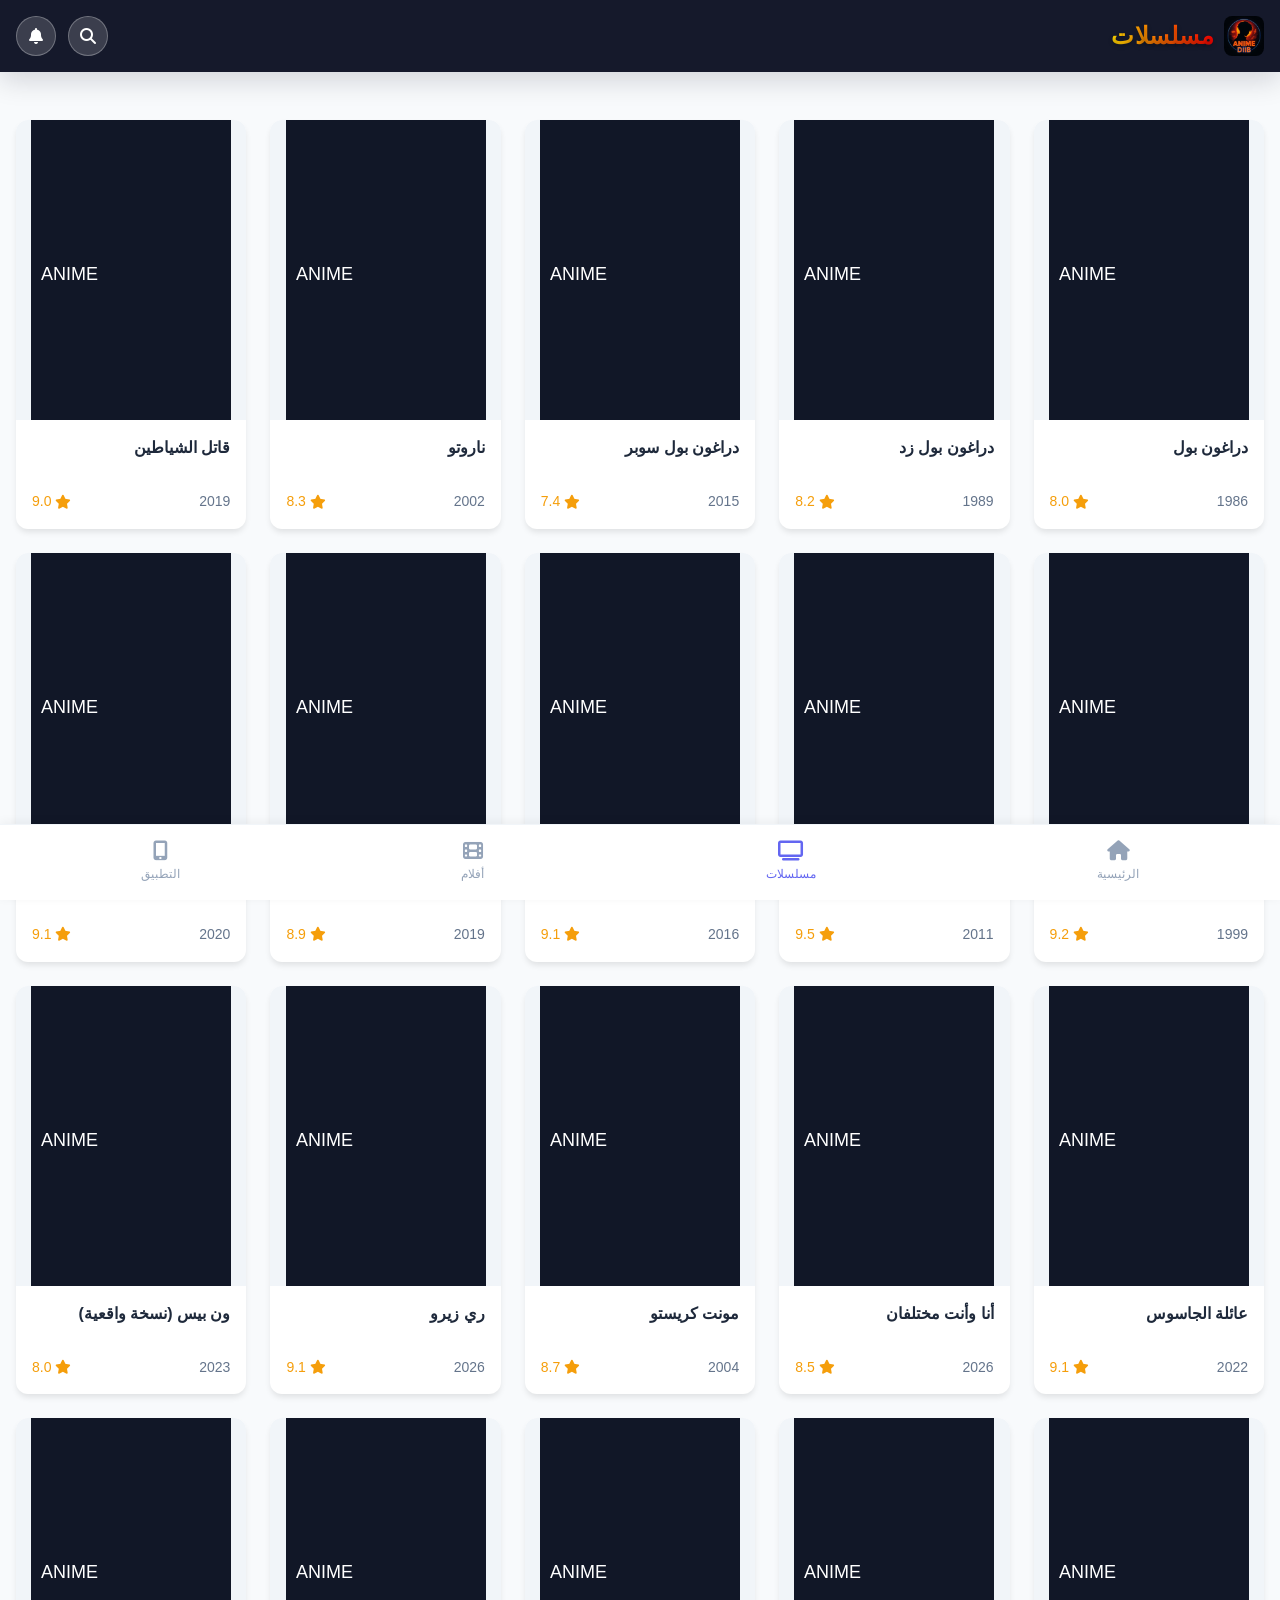
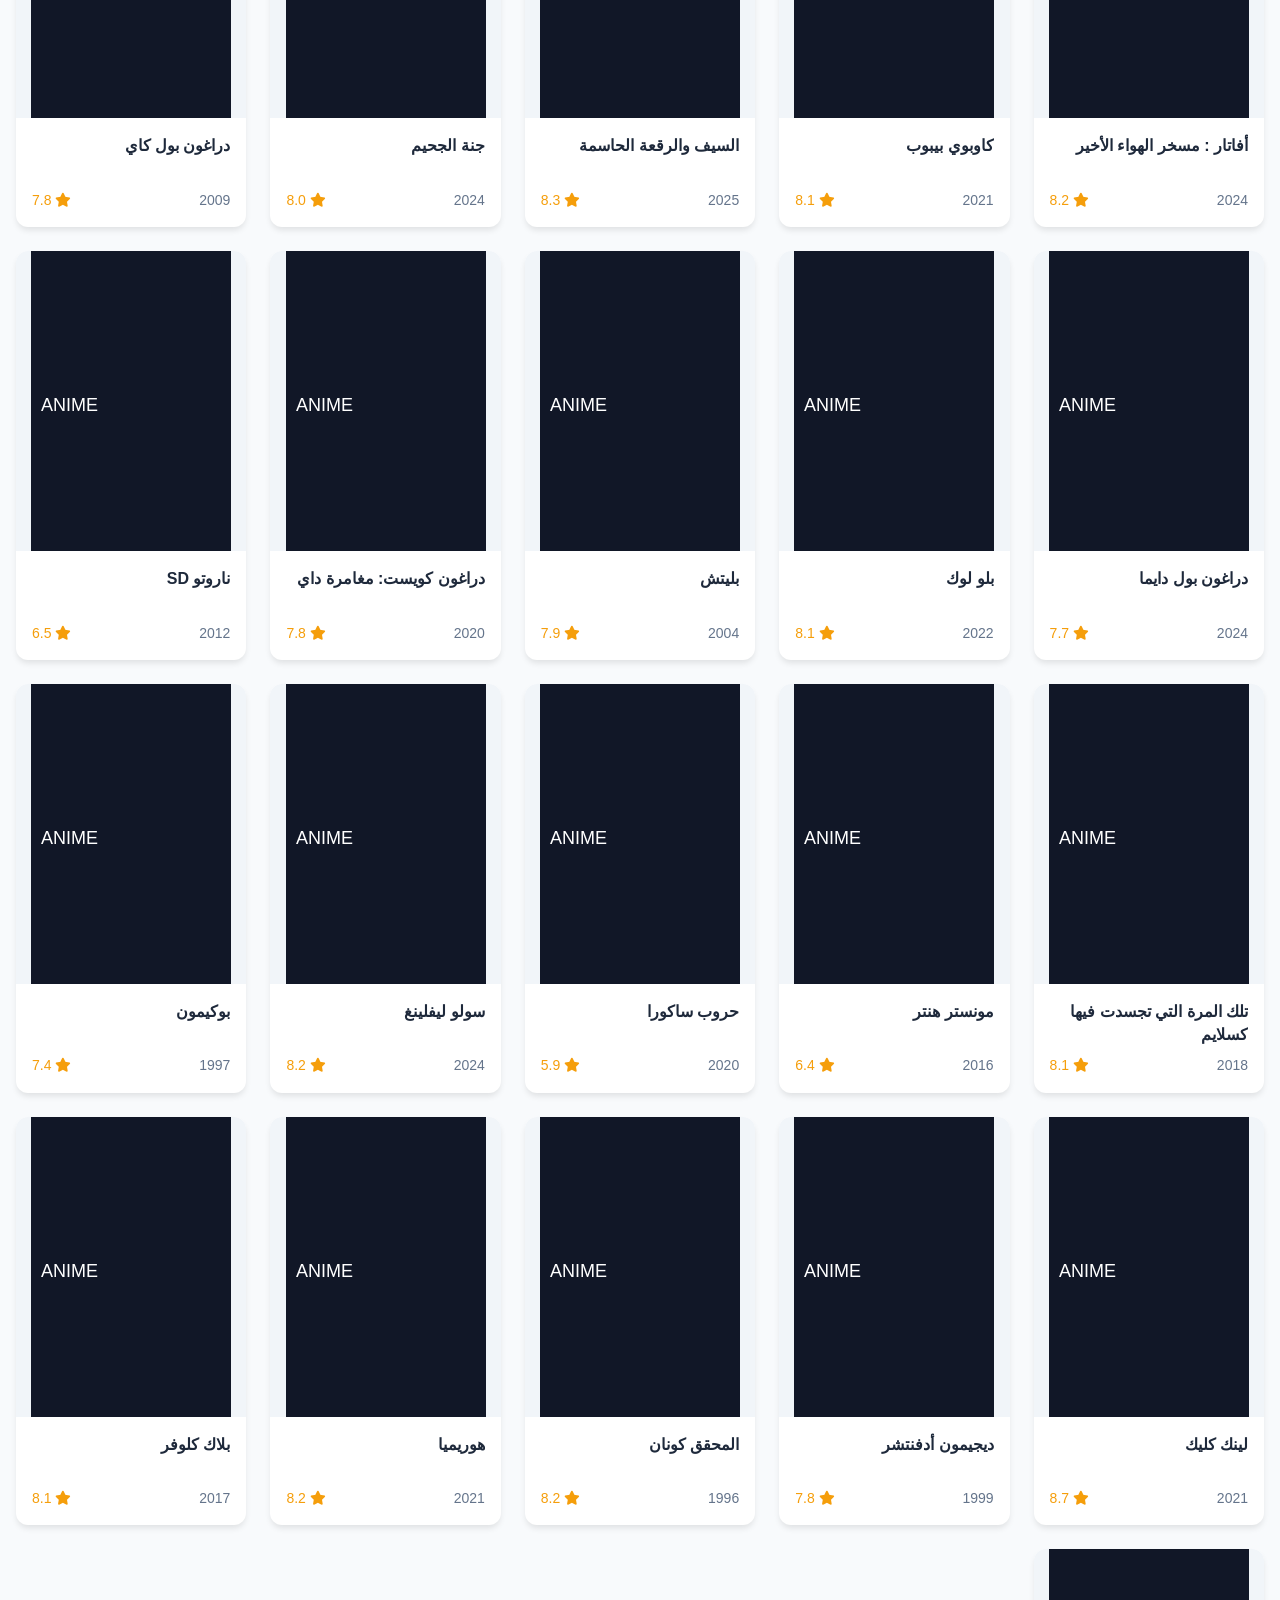
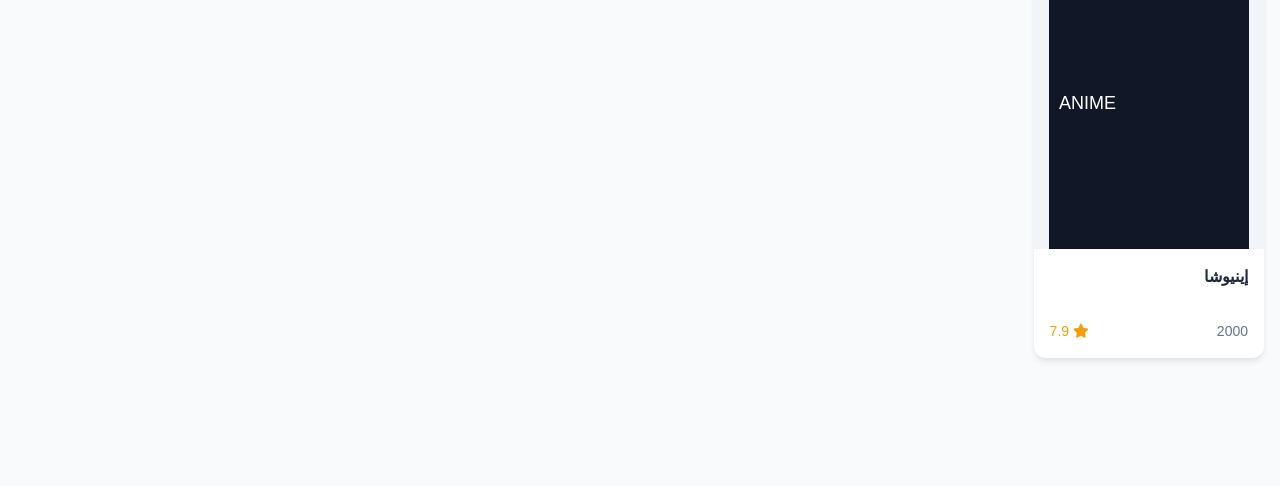
<file: anime.html>
<!DOCTYPE html>
<html lang="ar" dir="rtl">
<head>
  <meta charset="UTF-8">
  <meta name="viewport" content="width=device-width, initial-scale=1.0">
  <title>المسلسلات - ANIME_DIIB</title>
  <meta name="description" content="استعرض جميع مسلسلات الأنمي في ANIME_DIIB مع بحث سريع وتصنيف سلس ووضع داكن." />
  <link rel="preconnect" href="https://cdnjs.cloudflare.com">
  <link rel="stylesheet" href="style.css">
  <link rel="stylesheet" href="https://cdnjs.cloudflare.com/ajax/libs/font-awesome/6.5.0/css/all.min.css" crossorigin="anonymous" referrerpolicy="no-referrer" />
</head>
<body data-page="anime">
  <div class="app-topbar">
    <div class="container topbar-content">
      <a href="index.html" class="topbar-logo">
        <img src="logo.png" alt="ANIME_DIIB" class="topbar-logo-img">
        <span>مسلسلات</span>
      </a>
      <div class="topbar-actions">
        <div class="topbar-search">
          <input type="search" id="search-input" class="topbar-search-input" placeholder="ابحث عن مسلسل..." aria-label="ابحث عن مسلسل" aria-hidden="true" hidden>
          <button class="topbar-icon" type="button" data-toggle-search aria-label="فتح البحث" aria-controls="search-input" aria-expanded="false">
            <i class="fas fa-search" aria-hidden="true"></i>
          </button>
        </div>
        <a href="notifications.html" class="topbar-icon" aria-label="الإشعارات">
          <i class="fas fa-bell"></i>
        </a>
      </div>
    </div>
  </div>

  <main class="container">
    <section class="section">
      <div id="category-container" class="cards-grid"></div>
    </section>
  </main>

  <button id="back-to-top" class="back-to-top" aria-label="العودة للأعلى">
    <i class="fas fa-arrow-up"></i>
  </button>

  <nav class="bottom-nav">
    <a href="index.html" class="nav-item">
      <i class="fas fa-home nav-icon"></i>
      <span class="nav-label">الرئيسية</span>
    </a>
    <a href="anime.html" class="nav-item active">
      <i class="fas fa-tv nav-icon"></i>
      <span class="nav-label">مسلسلات</span>
    </a>
    <a href="movie.html" class="nav-item">
      <i class="fas fa-film nav-icon"></i>
      <span class="nav-label">أفلام</span>
    </a>
    <a href="app.html" class="nav-item">
      <i class="fas fa-mobile-screen-button nav-icon"></i>
      <span class="nav-label">التطبيق</span>
    </a>
  </nav>

  <script src="series.js"></script>
  <script src="main.js"></script>
  <script src="performance.js"></script>
</body>
</html>
</file>
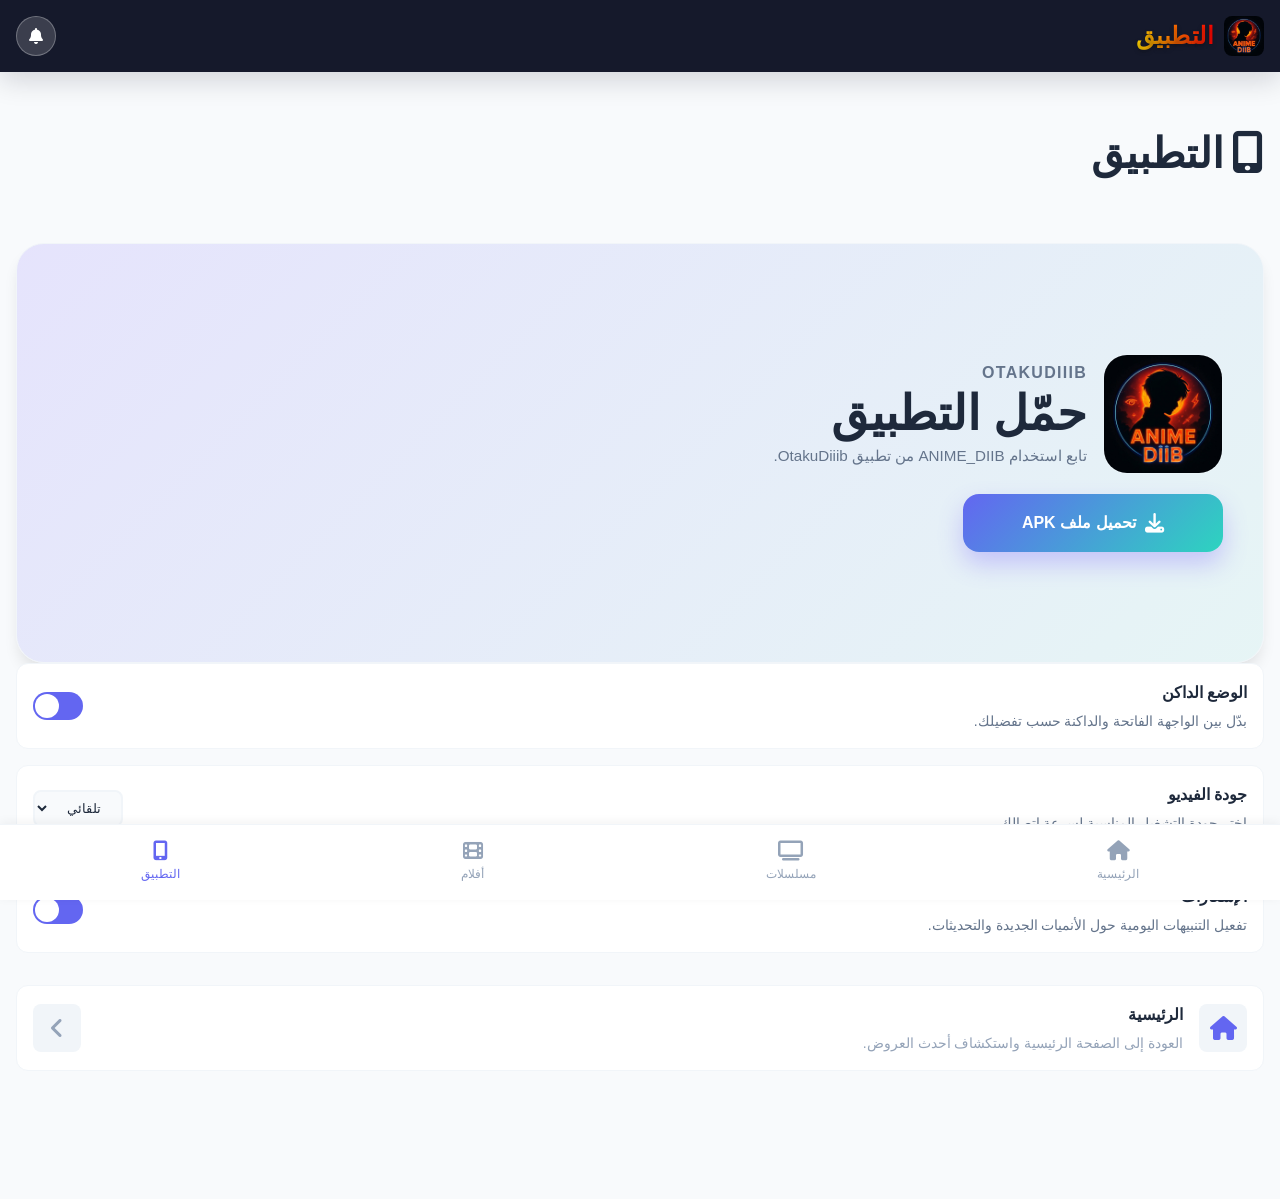
<file: app.html>
<!DOCTYPE html>
<html lang="ar" dir="rtl">
<head>
  <meta charset="UTF-8">
  <meta name="viewport" content="width=device-width, initial-scale=1.0">
  <meta name="description" content="إعدادات تطبيق ANIME_DIIB لتخصيص تجربة المشاهدة.">
  <title>التطبيق - ANIME_DIIB</title>
  <link rel="preconnect" href="https://cdnjs.cloudflare.com">
  <link rel="stylesheet" href="style.css">
  <link rel="stylesheet" href="https://cdnjs.cloudflare.com/ajax/libs/font-awesome/6.5.0/css/all.min.css" crossorigin="anonymous" referrerpolicy="no-referrer" />
</head>
<body data-page="app">
  <div class="app-topbar">
    <div class="container topbar-content">
      <a href="index.html" class="topbar-logo">
        <img src="logo.png" alt="" class="topbar-logo-img">
        <span>التطبيق</span>
      </a>
      <div class="topbar-actions">
        <a href="notifications.html" class="topbar-icon" aria-label="الإشعارات">
          <i class="fas fa-bell"></i>
        </a>
      </div>
    </div>
  </div>

  <main class="container">
    <section class="section">
      <div class="section-title">
        <h1><i class="fas fa-mobile-screen-button" style="margin-left: 0.5rem;"></i>التطبيق</h1>
      </div>

      <section class="app-download-section" aria-labelledby="app-download-title">
        <div class="app-download-card">
          <div class="app-card-top">
            <div class="app-icon-wrap">
              <img src="logo.png" alt="شعار OtakuDiiib" class="app-icon">
            </div>
            <div class="app-download-content">
              <p class="app-brand">OTAKUDIIIB</p>
              <h2 id="app-download-title">حمّل التطبيق</h2>
              <p class="app-tagline">تابع استخدام ANIME_DIIB من تطبيق OtakuDiiib.</p>
            </div>
          </div>
          <div class="store-actions">
            <a class="store-btn primary" href="OtakuDiiib.apk" download>
              <i class="fas fa-download" aria-hidden="true"></i>
              تحميل ملف APK
            </a>
          </div>
        </div>
      </section>

      <div class="settings-group">
        <div class="setting-item">
          <div class="setting-info">
            <h3>الوضع الداكن</h3>
            <p>بدّل بين الواجهة الفاتحة والداكنة حسب تفضيلك.</p>
          </div>
          <label class="toggle-switch" aria-label="تبديل الوضع الداكن">
            <input type="checkbox" id="dark-mode-toggle">
            <span class="toggle-slider"></span>
          </label>
        </div>

        <div class="setting-item">
          <div class="setting-info">
            <h3>جودة الفيديو</h3>
            <p>اختر جودة التشغيل المناسبة لسرعة اتصالك.</p>
          </div>
          <select id="video-quality" class="setting-select" aria-label="حدد جودة الفيديو">
            <option value="auto">تلقائي</option>
            <option value="hd">HD</option>
            <option value="sd">SD</option>
          </select>
        </div>

        <div class="setting-item">
          <div class="setting-info">
            <h3>الإشعارات</h3>
            <p>تفعيل التنبيهات اليومية حول الأنميات الجديدة والتحديثات.</p>
          </div>
          <label class="toggle-switch" aria-label="تبديل الإشعارات">
            <input type="checkbox" checked>
            <span class="toggle-slider"></span>
          </label>
        </div>
      </div>

      <div class="help-links" style="margin-top: 2rem;">
        <a href="index.html" class="help-item">
          <i class="fas fa-home"></i>
          <div class="help-text">
            <h4>الرئيسية</h4>
            <p>العودة إلى الصفحة الرئيسية واستكشاف أحدث العروض.</p>
          </div>
          <i class="fas fa-angle-left"></i>
        </a>
      </div>
    </section>
  </main>

  <button id="back-to-top" class="back-to-top" aria-label="العودة للأعلى">
    <i class="fas fa-arrow-up"></i>
  </button>

  <nav class="bottom-nav">
    <a href="index.html" class="nav-item">
      <i class="fas fa-home nav-icon"></i>
      <span class="nav-label">الرئيسية</span>
    </a>
    <a href="anime.html" class="nav-item">
      <i class="fas fa-tv nav-icon"></i>
      <span class="nav-label">مسلسلات</span>
    </a>
    <a href="movie.html" class="nav-item">
      <i class="fas fa-film nav-icon"></i>
      <span class="nav-label">أفلام</span>
    </a>
    <a href="app.html" class="nav-item active">
      <i class="fas fa-mobile-screen-button nav-icon"></i>
      <span class="nav-label">التطبيق</span>
    </a>
  </nav>

  <script src="main.js"></script>
  <script>
    const themeToggle = document.getElementById('dark-mode-toggle');
    const qualitySelect = document.getElementById('video-quality');

    if (themeToggle) {
      const savedTheme = localStorage.getItem('animeTheme') || 'dark';
      themeToggle.checked = savedTheme === 'dark';
      themeToggle.addEventListener('change', () => {
        const nextTheme = themeToggle.checked ? 'dark' : 'light';
        document.documentElement.dataset.theme = nextTheme;
        localStorage.setItem('animeTheme', nextTheme);
      });
    }

    if (qualitySelect) {
      const savedQuality = localStorage.getItem('animeVideoQuality') || 'auto';
      qualitySelect.value = savedQuality;
      qualitySelect.addEventListener('change', () => {
        localStorage.setItem('animeVideoQuality', qualitySelect.value);
      });
    }
  </script>
</body>
</html>
</file>
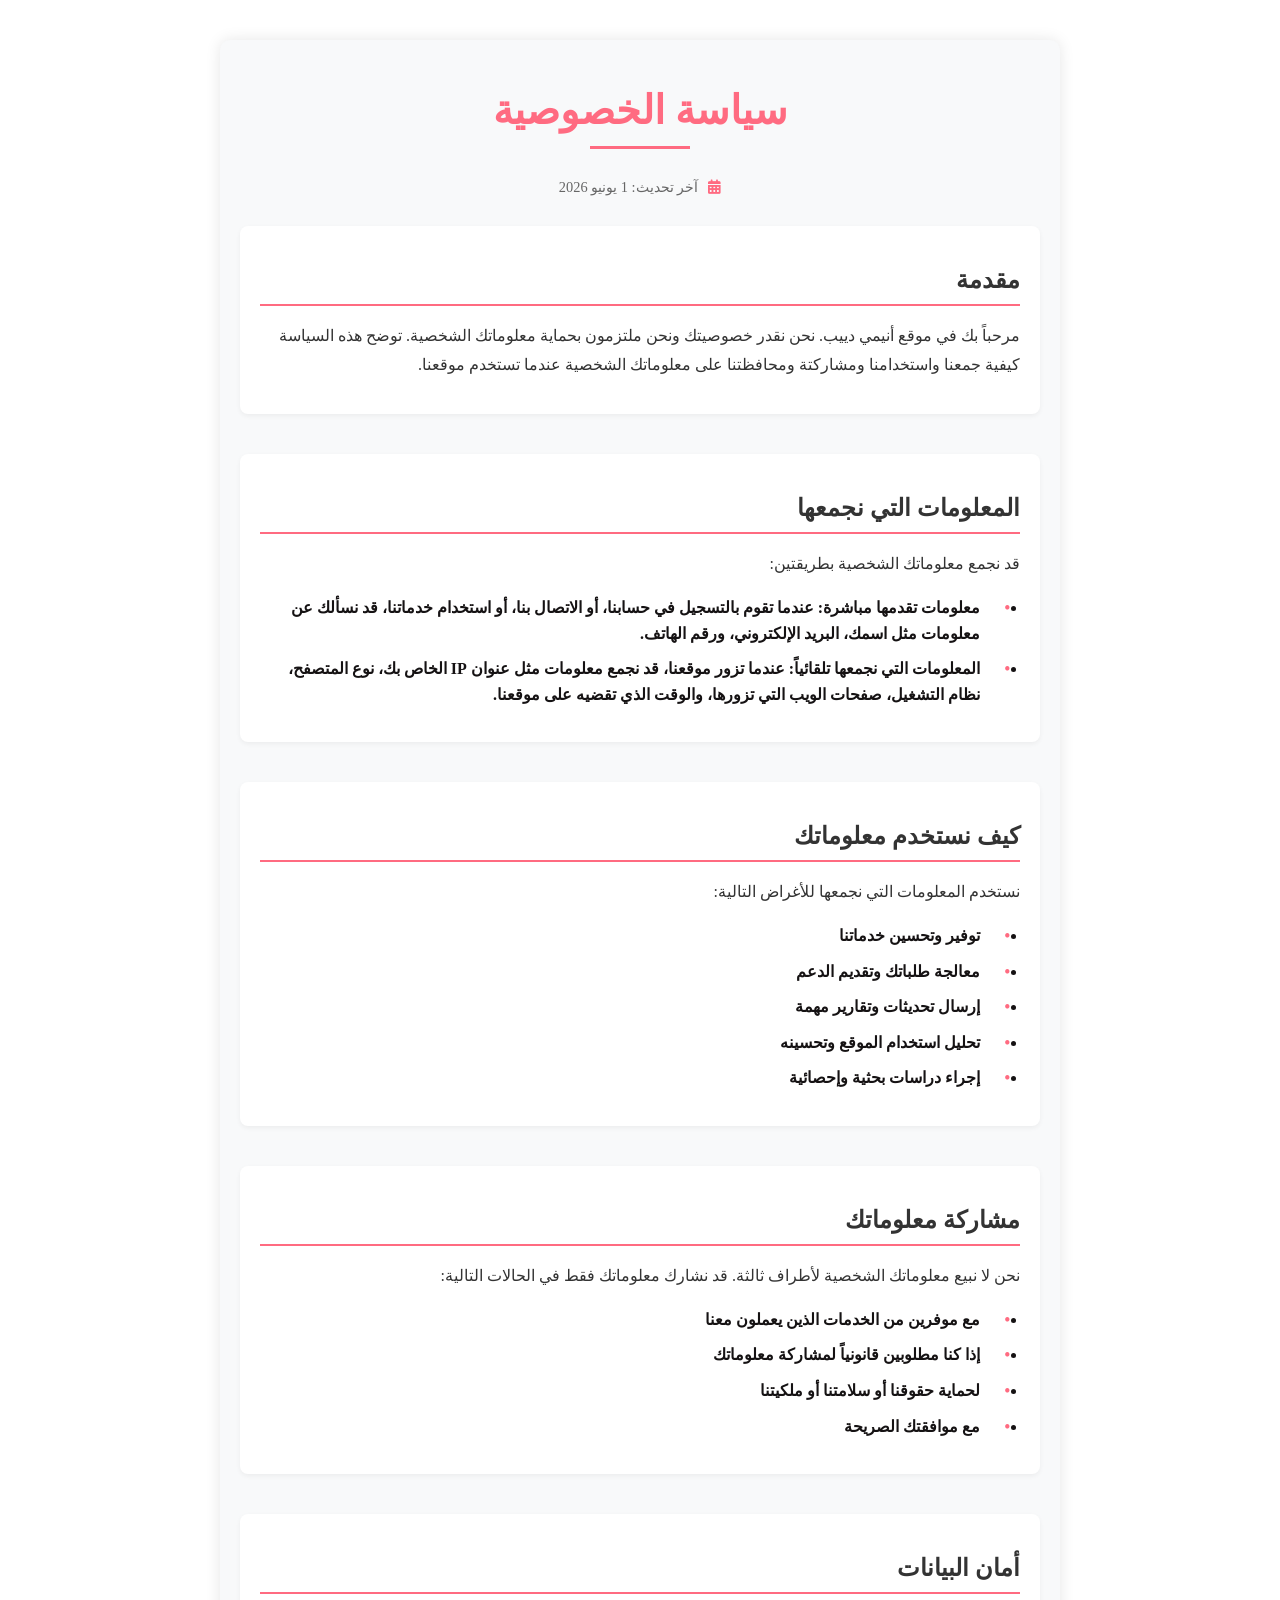
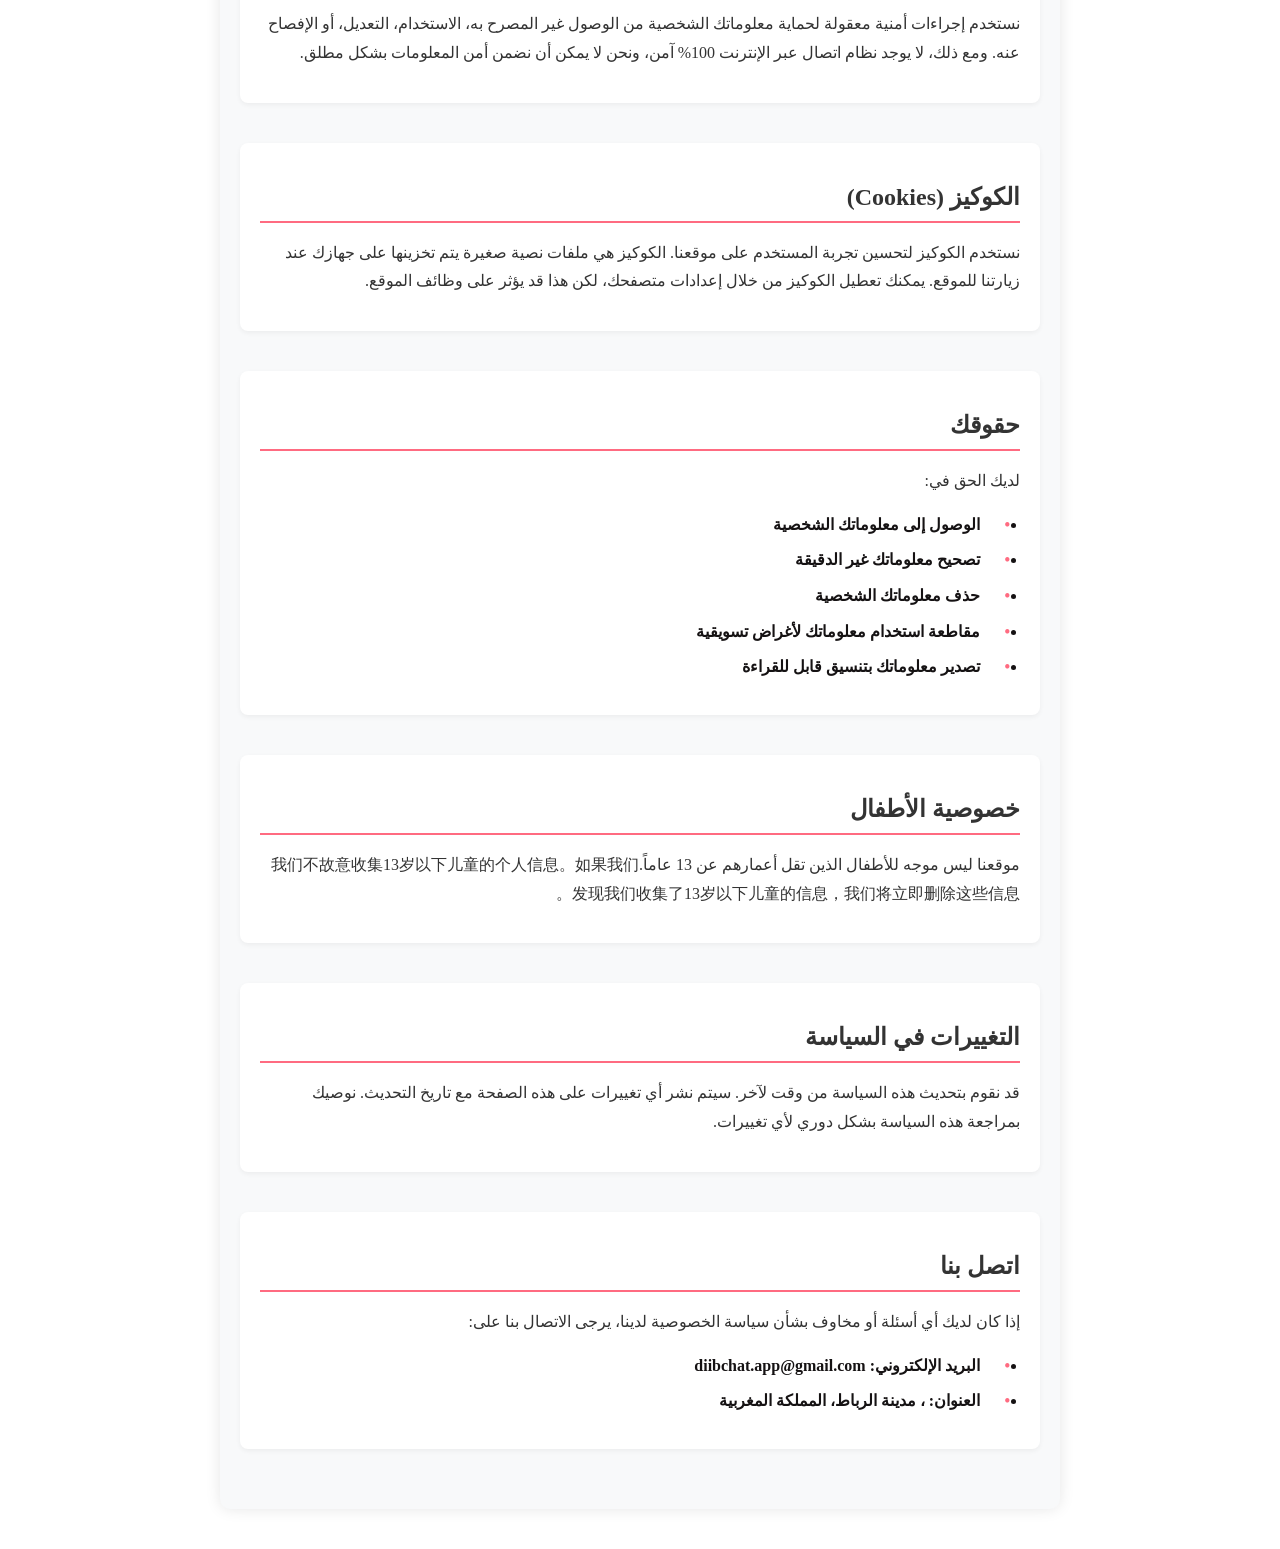
<file: privacy-policy.html>
<!DOCTYPE html>
<html lang="ar" dir="rtl">
<head>
    <meta charset="UTF-8">
    <meta name="viewport" content="width=device-width, initial-scale=1.0">
    <title>سياسة الخصوصية - أنيمي دييب</title>
<style>
/* CSS خاص لصفحة سياسة الخصوصية */
.privacy-policy {
    max-width: 800px;
    margin: 40px auto;
    padding: 20px;
    background-color: #f8f9fa;
    border-radius: 10px;
    box-shadow: 0 0 15px rgba(0, 0, 0, 0.1);
}

.privacy-policy h1 {
    color: #ff6b81;
    text-align: center;
    margin-bottom: 30px;
    font-size: 2.5em;
    position: relative;
    padding-bottom: 15px;
}

.privacy-policy h1:after {
    content: "";
    position: absolute;
    bottom: 0;
    right: 50%;
    transform: translateX(50%);
    width: 100px;
    height: 3px;
    background-color: #ff6b81;
}

.last-update {
    display: flex;
    align-items: center;
    justify-content: center;
    margin-bottom: 30px;
    color: #666;
    font-size: 0.9em;
}

.last-update i {
    margin-left: 10px;
    color: #ff6b81;
}

section {
    margin-bottom: 40px;
    padding: 20px;
    background-color: white;
    border-radius: 8px;
    box-shadow: 0 2px 5px rgba(0, 0, 0, 0.05);
}

section h2 {
    color: #333;
    margin-bottom: 15px;
    padding-bottom: 10px;
    border-bottom: 2px solid #ff6b81;
    font-size: 1.5em;
}

section p {
    line-height: 1.8;
    color: #333;
    margin-bottom: 15px;
}

section ul {
    padding-right: 20px;
    margin-bottom: 15px;
}

section li {
    margin-bottom: 10px;
    line-height: 1.6;
    position: relative;
    padding-right: 20px;
   
}
li {
    content: "•";
    color: #151213;
    font-weight: bold;
    position: absolute;
    right: 0;
}

section li:before {
    content: "•";
    color: #ff6b81;
    font-weight: bold;
    position: absolute;
    right: -10px;
}

@media (max-width: 768px) {
    .privacy-policy {
        padding: 15px;
        margin: 20px 10px;
    }
    
    .privacy-policy h1 {
        font-size: 2em;
    }
    
    section {
        padding: 15px;
    }
}
</style>
    <link rel="icon" href="favicon.ico" type="image/x-icon">
    <link rel="stylesheet" href="https://cdnjs.cloudflare.com/ajax/libs/font-awesome/6.4.0/css/all.min.css">
</head>
<body>
    <main>
        <div class="container">
            <div class="privacy-policy">
                <h1>سياسة الخصوصية</h1>

                <div class="last-update">
                    <i class="fas fa-calendar-alt"></i>
                    <span>آخر تحديث: 1 يونيو 2026</span>
                </div>

                <section class="intro">
                    <h2>مقدمة</h2>
                    <p>مرحباً بك في موقع أنيمي دييب. نحن نقدر خصوصيتك ونحن ملتزمون بحماية معلوماتك الشخصية. توضح هذه السياسة كيفية جمعنا واستخدامنا ومشاركتة ومحافظتنا على معلوماتك الشخصية عندما تستخدم موقعنا.</p>
                </section>

                <section class="information-we-collect">
                    <h2>المعلومات التي نجمعها</h2>
                    <p>قد نجمع معلوماتك الشخصية بطريقتين:</p>
                    <ul>
                        <li><strong>معلومات تقدمها مباشرة:</strong> عندما تقوم بالتسجيل في حسابنا، أو الاتصال بنا، أو استخدام خدماتنا، قد نسألك عن معلومات مثل اسمك، البريد الإلكتروني، ورقم الهاتف.</li>
                        <li><strong>المعلومات التي نجمعها تلقائياً:</strong> عندما تزور موقعنا، قد نجمع معلومات مثل عنوان IP الخاص بك، نوع المتصفح، نظام التشغيل، صفحات الويب التي تزورها، والوقت الذي تقضيه على موقعنا.</li>
                    </ul>
                </section>

                <section class="how-we-use-information">
                    <h2>كيف نستخدم معلوماتك</h2>
                    <p>نستخدم المعلومات التي نجمعها للأغراض التالية:</p>
                    <ul>
                        <li>توفير وتحسين خدماتنا</li>
                        <li>معالجة طلباتك وتقديم الدعم</li>
                        <li>إرسال تحديثات وتقارير مهمة</li>
                        <li>تحليل استخدام الموقع وتحسينه</li>
                        <li>إجراء دراسات بحثية وإحصائية</li>
                    </ul>
                </section>

                <section class="information-sharing">
                    <h2>مشاركة معلوماتك</h2>
                    <p>نحن لا نبيع معلوماتك الشخصية لأطراف ثالثة. قد نشارك معلوماتك فقط في الحالات التالية:</p>
                    <ul>
                        <li>مع موفرين من الخدمات الذين يعملون معنا</li>
                        <li>إذا كنا مطلوبين قانونياً لمشاركة معلوماتك</li>
                        <li>لحماية حقوقنا أو سلامتنا أو ملكيتنا</li>
                        <li>مع موافقتك الصريحة</li>
                    </ul>
                </section>

                <section class="data-security">
                    <h2>أمان البيانات</h2>
                    <p>نستخدم إجراءات أمنية معقولة لحماية معلوماتك الشخصية من الوصول غير المصرح به، الاستخدام، التعديل، أو الإفصاح عنه. ومع ذلك، لا يوجد نظام اتصال عبر الإنترنت 100% آمن، ونحن لا يمكن أن نضمن أمن المعلومات بشكل مطلق.</p>
                </section>

                <section class="cookies">
                    <h2>الكوكيز (Cookies)</h2>
                    <p>نستخدم الكوكيز لتحسين تجربة المستخدم على موقعنا. الكوكيز هي ملفات نصية صغيرة يتم تخزينها على جهازك عند زيارتنا للموقع. يمكنك تعطيل الكوكيز من خلال إعدادات متصفحك، لكن هذا قد يؤثر على وظائف الموقع.</p>
                </section>

                <section class="your-rights">
                    <h2>حقوقك</h2>
                    <p>لديك الحق في:</p>
                    <ul>
                        <li>الوصول إلى معلوماتك الشخصية</li>
                        <li>تصحيح معلوماتك غير الدقيقة</li>
                        <li>حذف معلوماتك الشخصية</li>
                        <li>مقاطعة استخدام معلوماتك لأغراض تسويقية</li>
                        <li>تصدير معلوماتك بتنسيق قابل للقراءة</li>
                    </ul>
                </section>

                <section class="childrens-privacy">
                    <h2>خصوصية الأطفال</h2>
                    <p>موقعنا ليس موجه للأطفال الذين تقل أعمارهم عن 13 عاماً.我们不故意收集13岁以下儿童的个人信息。如果我们发现我们收集了13岁以下儿童的信息，我们将立即删除这些信息。</p>
                </section>

                <section class="changes-to-policy">
                    <h2>التغييرات في السياسة</h2>
                    <p>قد نقوم بتحديث هذه السياسة من وقت لآخر. سيتم نشر أي تغييرات على هذه الصفحة مع تاريخ التحديث. نوصيك بمراجعة هذه السياسة بشكل دوري لأي تغييرات.</p>
                </section>

                <section class="contact-us">
                    <h2>اتصل بنا</h2>
                    <p>إذا كان لديك أي أسئلة أو مخاوف بشأن سياسة الخصوصية لدينا، يرجى الاتصال بنا على:</p>
                    <ul>
                        <li>البريد الإلكتروني: <diibchat class="app"></diibchat>diibchat.app@gmail.com</li>
                        <li>العنوان: ، مدينة الرباط، المملكة المغربية</li>
                    </ul>
                </section>
            </div>
        </div>
    </main>
    <script src="main.js"></script>
</body>
</html>
</file>
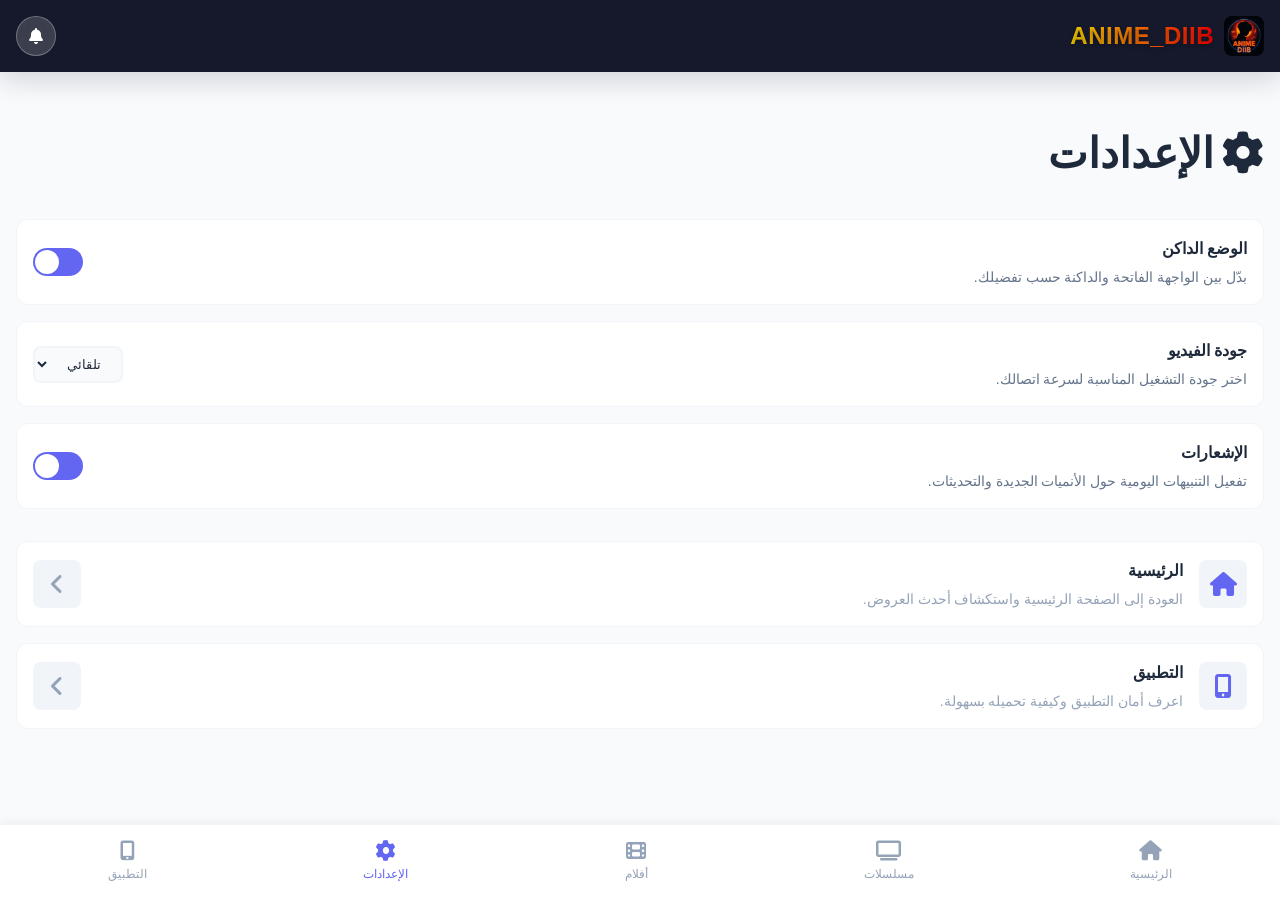
<file: settings.html>
<!DOCTYPE html>
<html lang="ar" dir="rtl">
<head>
  <meta charset="UTF-8">
  <meta name="viewport" content="width=device-width, initial-scale=1.0">
  <meta name="description" content="إعدادات التطبيق في ANIME_DIIB لتخصيص التجربة حسب رغبتك.">
  <title>الإعدادات - ANIME_DIIB</title>
  <link rel="preconnect" href="https://cdnjs.cloudflare.com">
  <link rel="stylesheet" href="style.css">
  <link rel="stylesheet" href="https://cdnjs.cloudflare.com/ajax/libs/font-awesome/6.5.0/css/all.min.css" crossorigin="anonymous" referrerpolicy="no-referrer" />
</head>
<body data-page="settings">
  <div class="app-topbar">
    <div class="container topbar-content">
      <a href="index.html" class="topbar-logo">
        <img src="logo.png" alt="ANIME_DIIB" class="topbar-logo-img">
        <span>ANIME_DIIB</span>
      </a>
      <div class="topbar-actions">
        <a href="notifications.html" class="topbar-icon" aria-label="الإشعارات">
          <i class="fas fa-bell"></i>
        </a>
      </div>
    </div>
  </div>

  <main class="container">
    <section class="section">
      <div class="section-title">
        <h1><i class="fas fa-gear" style="margin-left: 0.5rem;"></i>الإعدادات</h1>
      </div>

      <div class="settings-group">
        <div class="setting-item">
          <div class="setting-info">
            <h3>الوضع الداكن</h3>
            <p>بدّل بين الواجهة الفاتحة والداكنة حسب تفضيلك.</p>
          </div>
          <label class="toggle-switch" aria-label="تبديل الوضع الداكن">
            <input type="checkbox" id="dark-mode-toggle">
            <span class="toggle-slider"></span>
          </label>
        </div>

        <div class="setting-item">
          <div class="setting-info">
            <h3>جودة الفيديو</h3>
            <p>اختر جودة التشغيل المناسبة لسرعة اتصالك.</p>
          </div>
          <select id="video-quality" class="setting-select" aria-label="حدد جودة الفيديو">
            <option value="auto">تلقائي</option>
            <option value="hd">HD</option>
            <option value="sd">SD</option>
          </select>
        </div>

        <div class="setting-item">
          <div class="setting-info">
            <h3>الإشعارات</h3>
            <p>تفعيل التنبيهات اليومية حول الأنميات الجديدة والتحديثات.</p>
          </div>
          <label class="toggle-switch" aria-label="تبديل الإشعارات">
            <input type="checkbox" checked>
            <span class="toggle-slider"></span>
          </label>
        </div>
      </div>

      <div class="help-links" style="margin-top: 2rem;">
        <a href="index.html" class="help-item">
          <i class="fas fa-home"></i>
          <div class="help-text">
            <h4>الرئيسية</h4>
            <p>العودة إلى الصفحة الرئيسية واستكشاف أحدث العروض.</p>
          </div>
          <i class="fas fa-angle-left"></i>
        </a>
        <a href="app.html" class="help-item">
          <i class="fas fa-mobile-screen-button"></i>
          <div class="help-text">
            <h4>التطبيق</h4>
            <p>اعرف أمان التطبيق وكيفية تحميله بسهولة.</p>
          </div>
          <i class="fas fa-angle-left"></i>
        </a>
      </div>
    </section>
  </main>

  <button id="back-to-top" class="back-to-top" aria-label="العودة للأعلى">
    <i class="fas fa-arrow-up"></i>
  </button>

  <nav class="bottom-nav">
    <a href="index.html" class="nav-item">
      <i class="fas fa-home nav-icon"></i>
      <span class="nav-label">الرئيسية</span>
    </a>
    <a href="anime.html" class="nav-item">
      <i class="fas fa-tv nav-icon"></i>
      <span class="nav-label">مسلسلات</span>
    </a>
    <a href="movie.html" class="nav-item">
      <i class="fas fa-film nav-icon"></i>
      <span class="nav-label">أفلام</span>
    </a>
    <a href="settings.html" class="nav-item active">
      <i class="fas fa-gear nav-icon"></i>
      <span class="nav-label">الإعدادات</span>
    </a>
    <a href="app.html" class="nav-item">
      <i class="fas fa-mobile-screen-button nav-icon"></i>
      <span class="nav-label">التطبيق</span>
    </a>
  </nav>

  <script src="main.js"></script>
  <script>
    const themeToggle = document.getElementById('dark-mode-toggle');
    const qualitySelect = document.getElementById('video-quality');

    if (themeToggle) {
      const savedTheme = localStorage.getItem('animeTheme') || 'dark';
      themeToggle.checked = savedTheme === 'dark';
      themeToggle.addEventListener('change', () => {
        const nextTheme = themeToggle.checked ? 'dark' : 'light';
        document.documentElement.dataset.theme = nextTheme;
        localStorage.setItem('animeTheme', nextTheme);
      });
    }

    if (qualitySelect) {
      const savedQuality = localStorage.getItem('animeVideoQuality') || 'auto';
      qualitySelect.value = savedQuality;
      qualitySelect.addEventListener('change', () => {
        localStorage.setItem('animeVideoQuality', qualitySelect.value);
      });
    }
  </script>
</body>
</html>
</file>
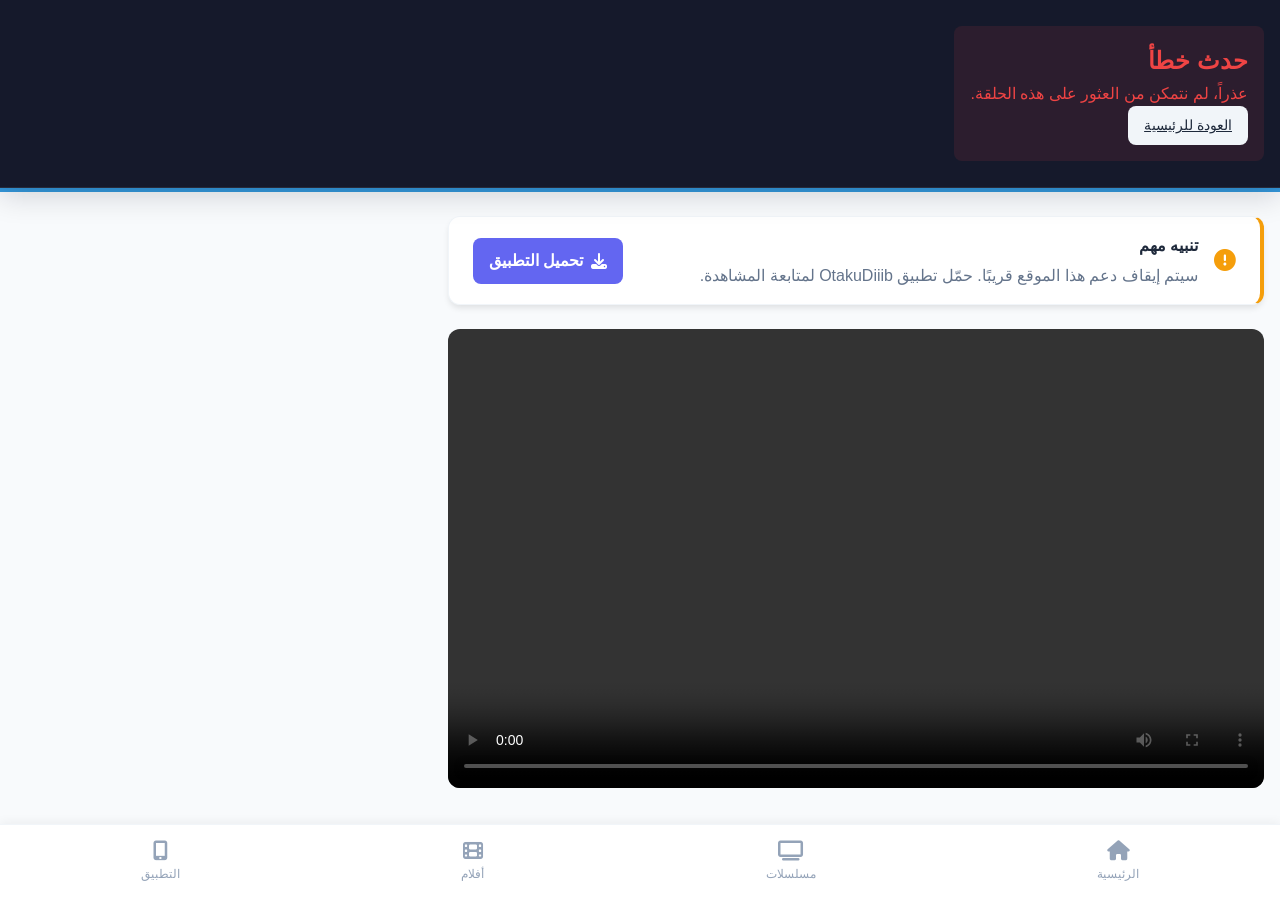
<file: watch.html>
<!DOCTYPE html>
<html lang="ar" dir="rtl">
<head>
  <meta charset="UTF-8">
  <meta name="viewport" content="width=device-width, initial-scale=1.0">
  <meta name="description" content="صفحة مشاهدة الفيديوهات في ANIME_DIIB مع تحكم سريع وأزرار مشاركة.">
  <title>مشاهدة - ANIME_DIIB</title>
  <link rel="preconnect" href="https://cdnjs.cloudflare.com">
  <link rel="stylesheet" href="style.css">
  <link rel="stylesheet" href="https://cdnjs.cloudflare.com/ajax/libs/font-awesome/6.5.0/css/all.min.css" crossorigin="anonymous" referrerpolicy="no-referrer" />

</head>
<body data-page="watch">
  <header class="watch-topbar">
    <div class="container watch-topbar-content">
      <a href="index.html" class="watch-app-icon" aria-label="العودة إلى الرئيسية">
        <img src="logo.png" alt="ANIME_DIIB" class="topbar-logo-img">
      </a>
      <h1 id="episode-title" class="watch-topbar-title"></h1>
    </div>
  </header>
  <hr style="border: 2px solid #3498db; width: 100%;">

  <main class="container watch-container">
    <div class="video-section">
      <aside class="support-notice" role="status" aria-label="تنبيه بشأن الموقع">
        <i class="fas fa-circle-exclamation support-notice-icon" aria-hidden="true"></i>
        <div class="support-notice-content">
          <h2>تنبيه مهم</h2>
          <p>سيتم إيقاف دعم هذا الموقع قريبًا. حمّل تطبيق OtakuDiiib لمتابعة المشاهدة.</p>
        </div>
        <a class="support-notice-link" href="OtakuDiiib.apk" download>
          <i class="fas fa-download" aria-hidden="true"></i>
          تحميل التطبيق
        </a>
      </aside>
      
  <script>
  atOptions = {
    'key' : '5d5ede8a234cbbc5e66bf3fba209a79e',
    'format' : 'iframe',
    'height' : 50,
    'width' : 320,
    'params' : {}
  };
</script>
<script src="https://www.highperformanceformat.com/5d5ede8a234cbbc5e66bf3fba209a79e/invoke.js">  </script>
 

      <div class="video-wrapper">
        <video id="video-player" controls preload="metadata" controlsList="nodownload" playsinline>
          <p>متصفحك لا يدعم تشغيل الفيديو.</p>
        </video>
      </div>
   

    
<script>
  atOptions = {
    'key' : 'ecc9f477ccb9036606a4d34a3692b73d',
    'format' : 'iframe',
    'height' : 50,
    'width' : 320,
    'params' : {}
  };
</script>
<script src="https://www.highperformanceformat.com/ecc9f477ccb9036606a4d34a3692b73d/invoke.js"></script>

 </div>
    <div class="episodes-sidebar">
      <div id="episodes-list" class="episodes-list"></div>
    </div>
  </main>

  <button id="back-to-top" class="back-to-top" aria-label="العودة للأعلى">
    <i class="fas fa-arrow-up"></i>
  </button>

  <nav class="bottom-nav">
    <a href="index.html" class="nav-item">
      <i class="fas fa-home nav-icon"></i>
      <span class="nav-label">الرئيسية</span>
    </a>
    <a href="anime.html" class="nav-item">
      <i class="fas fa-tv nav-icon"></i>
      <span class="nav-label">مسلسلات</span>
    </a>
    <a href="movie.html" class="nav-item">
      <i class="fas fa-film nav-icon"></i>
      <span class="nav-label">أفلام</span>
    </a>
    <a href="app.html" class="nav-item">
      <i class="fas fa-mobile-screen-button nav-icon"></i>
      <span class="nav-label">التطبيق</span>
    </a>
  </nav>
  <script src="series.js"></script>
  <script src="movies.js"></script>
  <script src="main.js"></script>
  <script src="performance.js"></script>
</body>
</html>
</file>
<file: style.css>
/* ============================================
   ANIME_DIIB - ملف الأنماط الرئيسي
   ============================================ */

/* المتغيرات الأساسية */
:root {
    /* الألوان - الوضع الفاتح */
    --primary-color: #6366f1;
    --primary-dark: #4f46e5;
    --primary-light: #818cf8;
    --secondary-color: #ec4899;
    --accent-color: #8b5cf6;

    /* ألوان الخلفية */
    --bg-primary: #ffffff;
    --bg-secondary: #f8fafc;
    --bg-tertiary: #f1f5f9;

    /* ألوان النصوص */
    --text-primary: #1e293b;
    --text-secondary: #64748b;
    --text-muted: #94a3b8;

    /* الألوان الإضافية */
    --success: #10b981;
    --warning: #f59e0b;
    --error: #ef4444;

    /* المسافات */
    --spacing-xs: 0.25rem;
    --spacing-sm: 0.5rem;
    --spacing-md: 1rem;
    --spacing-lg: 1.5rem;
    --spacing-xl: 2rem;
    --spacing-2xl: 3rem;

    /* الحواف */
    --border-radius-sm: 0.375rem;
    --border-radius-md: 0.5rem;
    --border-radius-lg: 0.75rem;
    --border-radius-xl: 1rem;

    /* الظلال */
    --shadow-sm: 0 1px 2px 0 rgba(0, 0, 0, 0.05);
    --shadow-md: 0 4px 6px -1px rgba(0, 0, 0, 0.1);
    --shadow-lg: 0 10px 15px -3px rgba(0, 0, 0, 0.1);
    --shadow-xl: 0 20px 25px -5px rgba(0, 0, 0, 0.1);

    /* الانتقالات */
    --transition-fast: 150ms ease-in-out;
    --transition-normal: 300ms ease-in-out;
    --transition-slow: 500ms ease-in-out;

    /* الخطوط */
    --font-family: -apple-system, BlinkMacSystemFont, "Segoe UI", Roboto, "Helvetica Neue", Arial, sans-serif;
}

/* الوضع الداكن */
[data-theme="dark"] {
    --bg-primary: #0f172a;
    --bg-secondary: #1e293b;
    --bg-tertiary: #334155;
    --text-primary: #f8fafc;
    --text-secondary: #cbd5e1;
    --text-muted: #94a3b8;
}

/* الإعدادات الأساسية */
* {
    margin: 0;
    padding: 0;
    box-sizing: border-box;
}

html {
    scroll-behavior: smooth;
    font-size: 16px;
}

body {
    font-family: var(--font-family);
    background-color: var(--bg-secondary);
    color: var(--text-primary);
    line-height: 1.6;
    overflow-x: hidden;
    padding-bottom: 80px;
    transition: background-color var(--transition-normal), color var(--transition-normal);
}

/* الحاوية */
.container {
    width: 100%;
    max-width: 1400px;
    margin: 0 auto;
    padding: 0 var(--spacing-md);
}

/* الشريط العلوي */
.app-topbar {
    background: rgba(12, 16, 35, 0.96);
    color: white;
    padding: var(--spacing-md) 0;
    position: sticky;
    top: 0;
    z-index: 1000;
    box-shadow: 0 8px 28px rgba(10, 14, 31, 0.16);
    backdrop-filter: blur(10px);
    transition: all 0.3s ease;
}

.topbar-content {
    display: flex;
    justify-content: space-between;
    align-items: center;
}

.topbar-logo {
    color: white;
    font-weight: 700;
    font-size: 1.5rem;
    text-decoration: none;
    letter-spacing: 0.5px;
    display: flex;
    align-items: center;
    gap: 10px;
}

.topbar-logo span {
    background: linear-gradient(90deg, #ffd700 0%, #ff0000 100%);
    -webkit-background-clip: text;
    -webkit-text-fill-color: transparent;
    background-clip: text;
    text-shadow: 0 2px 4px rgba(0, 0, 0, 0.3);
}

.topbar-logo-img {
    width: 40px;
    height: 40px;
    object-fit: contain;
    border-radius: 8px;
}

    .topbar-actions {
        display: flex;
        align-items: center;
        gap: 0.75rem;
    }

    .topbar-search {
        display: flex;
        align-items: center;
        gap: 0.5rem;
    }

    .topbar-search-input {
        width: min(36vw, 280px);
        height: 40px;
        padding: 0.5rem 0.85rem;
        border: 1px solid rgba(255, 255, 255, 0.2);
        border-radius: 999px;
        outline: none;
        background: rgba(255, 255, 255, 0.1);
        color: #fff;
    }

    .topbar-search-input::placeholder {
        color: rgba(255, 255, 255, 0.65);
    }

    .topbar-search-input:focus {
        border-color: rgba(196, 181, 253, 0.8);
        box-shadow: 0 0 0 3px rgba(167, 139, 250, 0.16);
    }

    .topbar-icon {
        width: 40px;
        height: 40px;
        display: inline-flex;
        align-items: center;
        justify-content: center;
        border-radius: 50%;
        background: rgba(255, 255, 255, 0.16);
        border: 1px solid rgba(255, 255, 255, 0.28);
        color: white;
        text-decoration: none;
        transition: transform 0.2s ease, background 0.2s ease;
    }

    .topbar-icon:hover {
        background: rgba(255, 255, 255, 0.28);
        transform: translateY(-1px);
    }

.topbar-icon i {
        font-size: 1rem;
    }

    .user-avatar {
        width: 40px;
        height: 40px;
        border-radius: 50%;
        object-fit: cover;
        border: 2px solid white;
        box-shadow: 0 2px 4px rgba(0, 0, 0, 0.2);
        cursor: pointer;
        transition: all 0.3s ease;
        background-color: #f0f0f0;
        display: block;
        visibility: visible;
    }

    /* صورة احتياطية للمستخدم */
    .user-avatar[data-avatar="user.png"],
    .user-avatar[data-avatar=""] {
    background: linear-gradient(135deg, #667eea 0%, #764ba2 100%);
    position: relative;
}

.user-avatar[data-avatar="user.png"]::before,
.user-avatar[data-avatar=""]::before {
    content: "👤";
    position: absolute;
    top: 50%;
    left: 50%;
    transform: translate(-50%, -50%);
    font-size: 20px;
}

.user-avatar:hover {
    transform: scale(1.1);
    box-shadow: 0 4px 8px rgba(0, 0, 0, 0.3);
}

/* الرأس */
header {
    background: var(--bg-primary);
    padding: var(--spacing-xl) 0;
    text-align: center;
    box-shadow: var(--shadow-sm);
}

.header-content {
    display: flex;
    flex-direction: column;
    align-items: center;
    gap: var(--spacing-lg);
}

.logo {
    font-size: 2.5rem;
    font-weight: 800;
    background: linear-gradient(135deg, var(--primary-color), var(--secondary-color));
    -webkit-background-clip: text;
    -webkit-text-fill-color: transparent;
    background-clip: text;
}

.tagline {
    color: var(--text-secondary);
    font-size: 1.125rem;
}

/* زر تبديل الوضع */
/* Theme toggle - Removed */

/* مربع البحث */
.search-container {
    position: relative;
    width: 100%;
    max-width: 500px;
}

.search-input {
    width: 100%;
    padding: var(--spacing-md) var(--spacing-md);
    padding-inline-start: var(--spacing-2xl);
    border: 2px solid var(--bg-tertiary);
    border-radius: var(--border-radius-xl);
    font-size: 1rem;
    background: var(--bg-secondary);
    color: var(--text-primary);
    transition: all var(--transition-normal);
}

.search-input:focus {
    outline: none;
    border-color: var(--primary-color);
    box-shadow: 0 0 0 3px rgba(99, 102, 241, 0.1);
}

.search-icon {
    position: absolute;
    inset-inline-end: var(--spacing-md);
    top: 50%;
    transform: translateY(-50%);
    color: var(--text-muted);
}

/* الأقسام */
.section {
    padding: var(--spacing-2xl) 0;
}

.section-title {
    font-size: 1.75rem;
    font-weight: 700;
    margin-bottom: var(--spacing-xl);
    display: flex;
    justify-content: space-between;
    align-items: center;
    gap: var(--spacing-md);
}

.view-all {
    font-size: 0.875rem;
    color: var(--primary-color);
    text-decoration: none;
    font-weight: 600;
    transition: color var(--transition-fast);
}

.view-all:hover {
    color: var(--primary-dark);
}

.section-subtitle {
    color: var(--text-secondary);
    font-size: 1rem;
    margin-bottom: var(--spacing-lg);
    max-width: 720px;
}

.notifications-list {
    display: grid;
    gap: var(--spacing-md);
}

.notification-card {
    background: var(--bg-primary);
    border: 1px solid var(--bg-tertiary);
    border-radius: var(--border-radius-lg);
    padding: var(--spacing-lg);
    box-shadow: var(--shadow-md);
    transition: transform 0.2s ease, background var(--transition-fast);
}

.notification-card:hover {
    transform: translateY(-1px);
    background: var(--bg-tertiary);
}

.notification-card.new-notification {
    border-left: 4px solid var(--error);
    background: var(--bg-primary);
}

.notification-card.new-notification:hover {
    background: var(--bg-tertiary);
}
.notification-time {
    font-size: 0.875rem;
    opacity: 0.7;
}

.support-notice {
    display: flex;
    align-items: center;
    gap: var(--spacing-md);
    margin-block: var(--spacing-lg);
    padding: var(--spacing-md) var(--spacing-lg);
    background: var(--bg-primary);
    border: 1px solid var(--bg-tertiary);
    border-right: 4px solid var(--warning);
    border-radius: var(--border-radius-lg);
    box-shadow: var(--shadow-md);
}

.support-notice-icon {
    flex: 0 0 auto;
    color: var(--warning);
    font-size: 1.35rem;
}

.support-notice-content {
    flex: 1;
}

.support-notice-content h2,
.app-download-card h2 {
    margin-bottom: var(--spacing-xs);
    font-size: 1rem;
}

.support-notice-content p,
.app-download-card p {
    margin: 0;
    color: var(--text-secondary);
}

.support-notice-link {
    display: inline-flex;
    flex: 0 0 auto;
    align-items: center;
    justify-content: center;
    gap: var(--spacing-sm);
    padding: 0.65rem 1rem;
    border-radius: var(--border-radius-md);
    background: var(--primary-color);
    color: #fff;
    font-weight: 700;
    text-decoration: none;
    transition: background var(--transition-fast), transform var(--transition-fast);
}

.support-notice-link:hover {
    background: var(--primary-dark);
    transform: translateY(-1px);
}

.support-notice-link:focus-visible {
    outline: 3px solid var(--primary-light);
    outline-offset: 3px;
}

.empty-state {
    padding: var(--spacing-2xl);
    text-align: center;
    color: var(--text-secondary);
    background: var(--bg-primary);
    border: 1px dashed var(--bg-tertiary);
    border-radius: var(--border-radius-lg);
}

/* شبكة البطاقات */
.cards-grid {
    display: grid;
    grid-template-columns: repeat(auto-fill, minmax(200px, 1fr));
    gap: var(--spacing-lg);
}

/* بطاقة الأنمي */
.anime-card {
    display: flex;
    flex-direction: column;
    background: var(--bg-primary);
    border-radius: var(--border-radius-lg);
    overflow: hidden;
    box-shadow: var(--shadow-md);
    transition: transform var(--transition-normal), box-shadow var(--transition-normal), opacity var(--transition-normal);
    cursor: pointer;
    position: relative;
    opacity: 0;
    transform: translateY(16px);
    color: inherit;
    text-decoration: none;
}

.anime-card:focus-visible {
    outline: 3px solid var(--primary-light);
    outline-offset: 3px;
}

.anime-card.visible {
    opacity: 1;
    transform: translateY(0);
}

.anime-card:hover {
    transform: translateY(-4px);
    box-shadow: var(--shadow-xl);
}

.anime-card-image {
    width: 100%;
    height: 300px; /* Fixed height for consistent card sizes */
    object-fit: contain; /* Show full image without cropping */
    background: var(--bg-tertiary);
    flex-shrink: 0;
}

.anime-card-content {
    display: flex;
    flex: 1;
    flex-direction: column;
    padding: var(--spacing-md);
}

.anime-card-title {
    display: -webkit-box;
    min-height: 2.9em;
    overflow: hidden;
    font-size: 1rem;
    font-weight: 600;
    margin-bottom: var(--spacing-sm);
    color: var(--text-primary);
    line-height: 1.45;
    text-decoration: none;
    text-overflow: ellipsis;
    -webkit-box-orient: vertical;
    -webkit-line-clamp: 2;
}

.anime-card-meta {
    display: flex;
    justify-content: space-between;
    align-items: center;
    gap: var(--spacing-sm);
    margin-top: auto;
    font-size: 0.875rem;
    color: var(--text-secondary);
}

.anime-card-rating {
    display: flex;
    align-items: center;
    gap: var(--spacing-xs);
    color: var(--warning);
}

.chat-section {
    display: grid;
    gap: var(--spacing-lg);
}

.chat-list {
    display: grid;
    gap: var(--spacing-sm);
}

.chat-card,
.chat-room-card {
    display: flex;
    align-items: center;
    justify-content: space-between;
    gap: var(--spacing-md);
    background: var(--bg-primary);
    border-radius: var(--border-radius-xl);
    padding: var(--spacing-md);
    box-shadow: var(--shadow-lg);
    text-decoration: none;
    color: inherit;
}

.chat-card-inner {
    display: flex;
    align-items: center;
    gap: var(--spacing-md);
    flex: 1;
}

.chat-avatar {
    width: 56px;
    height: 56px;
    border-radius: 50%;
    object-fit: cover;
    background: var(--bg-tertiary);
}

.chat-card-info h3 {
    font-size: 1rem;
    margin: 0;
}

.chat-card-info p {
    margin: 0;
    color: var(--text-secondary);
    font-size: 0.9rem;
    line-height: 1.4;
}

.chat-conversation-time {
    font-size: 0.8rem;
    color: var(--text-secondary);
    white-space: nowrap;
}

.chat-room-info {
    display: flex;
    align-items: center;
    justify-content: space-between;
    width: 100%;
    gap: var(--spacing-md);
}

.chatroom-section {
    display: grid;
    gap: var(--spacing-lg);
}

.chatroom-header {
    display: flex;
    align-items: flex-start;
    justify-content: space-between;
    gap: var(--spacing-md);
    flex-wrap: wrap;
}

.chatroom-type {
    display: inline-flex;
    padding: calc(var(--spacing-xs) / 2) var(--spacing-sm);
    border-radius: var(--border-radius-full);
    background: var(--bg-tertiary);
    color: var(--text-secondary);
    font-size: 0.8rem;
    margin-bottom: var(--spacing-sm);
}

.chat-messages {
    display: grid;
    gap: var(--spacing-sm);
}

.chat-message-item {
    display: flex;
    justify-content: flex-start;
}

.chat-message-item.user {
    justify-content: flex-end;
}

.chat-message-bubble {
    max-width: 78%;
    background: var(--bg-tertiary);
    border-radius: var(--border-radius-xl);
    padding: var(--spacing-md);
    color: var(--text-primary);
    line-height: 1.5;
    box-shadow: var(--shadow-sm);
}

.chat-message-item.user .chat-message-bubble {
    background: var(--primary-color);
    color: white;
}

.chat-message-name {
    font-size: 0.85rem;
    color: var(--text-secondary);
    margin-bottom: var(--spacing-xs);
}

.chat-message-time {
    display: block;
    margin-top: var(--spacing-xs);
    font-size: 0.75rem;
    color: var(--text-secondary);
}

.chat-input-form {
    display: flex;
    gap: var(--spacing-sm);
    align-items: center;
    flex-wrap: wrap;
}

.chat-input {
    flex: 1;
    padding: var(--spacing-sm) var(--spacing-md);
    border-radius: var(--border-radius-lg);
    border: 1px solid var(--bg-tertiary);
    background: var(--bg-primary);
    color: var(--text-primary);
    min-width: 160px;
}

.chat-message-item.error .chat-message-bubble {
    background: var(--error, #ff6b6b);
    color: white;
}

/* صفحة التفاصيل */
.details-header {
    position: relative;
    display: flex;
    min-height: clamp(390px, 46vw, 570px);
    align-items: center;
    padding-block: clamp(2.5rem, 7vw, 5rem);
    background: #0b1020;
    overflow: hidden;
}

.details-background {
    position: absolute;
    inset: 0;
    width: 100%;
    height: 100%;
    object-fit: cover;
    z-index: 0;
    object-position: center 35%;
}

.details-header::after {
    position: absolute;
    z-index: 0;
    inset: 0;
    background:
        linear-gradient(0deg, rgba(8, 11, 27, 0.72), transparent 45%),
        linear-gradient(90deg, rgba(8, 11, 27, 0.08) 0%, rgba(8, 11, 27, 0.48) 48%, rgba(8, 11, 27, 0.92) 100%);
    content: "";
}

.details-content {
    position: relative;
    z-index: 1;
    width: 100%;
}

.details-info {
    max-width: 680px;
    margin-inline-start: auto;
    color: #fff;
}

.details-title {
    font-size: clamp(2rem, 4.5vw, 3.5rem);
    font-weight: 700;
    line-height: 1.2;
    margin-bottom: 1rem;
    text-shadow: 0 2px 18px rgba(0, 0, 0, 0.45);
}

.details-meta {
    display: flex;
    flex-wrap: wrap;
    gap: 0.7rem;
    align-items: center;
    margin-bottom: 1rem;
    color: rgba(255, 255, 255, 0.82);
}

.anime-rating {
    display: flex;
    align-items: center;
    gap: var(--spacing-xs);
    color: var(--warning);
}

.details-genre {
    display: flex;
    flex-wrap: wrap;
    gap: 0.5rem;
    margin-bottom: 1.1rem;
}

.genre-tag {
    padding: 0.35rem 0.75rem;
    border: 1px solid rgba(255, 255, 255, 0.24);
    border-radius: 999px;
    background: rgba(15, 23, 42, 0.48);
    color: rgba(255, 255, 255, 0.9);
    font-size: 0.82rem;
    backdrop-filter: blur(8px);
}

.details-description {
    max-width: 62ch;
    color: rgba(255, 255, 255, 0.9);
    line-height: 1.9;
    text-shadow: 0 1px 10px rgba(0, 0, 0, 0.45);
}

/* قسم الحلقات */
.episodes-grid {
    display: grid;
    grid-template-columns: repeat(auto-fill, minmax(145px, 1fr));
    gap: 0.8rem;
}

.episode-card {
    display: flex;
    min-height: 5rem;
    flex-direction: column;
    align-items: center;
    justify-content: center;
    gap: 0.25rem;
    padding: 0.75rem 0.6rem;
    border: 1px solid rgba(148, 163, 184,  0.16);
    border-radius: 0.85rem;
    background: rgba(148, 163, 184, 0.07);
    color: var(--text-primary);
    text-align: center;
    cursor: pointer;
    text-decoration: none;
    transition: background-color var(--transition-fast), border-color var(--transition-fast), transform var(--transition-fast);
}

.episode-card:hover {
    transform: translateY(-2px);
    border-color: rgba(196, 181, 253, 0.42);
    background: rgba(167, 139, 250, 0.12);
    color: var(--text-primary);
    text-decoration: none;
}

.episode-number {
    color: #c4b5fd;
    font-size: 1.05rem;
    font-weight: 700;
    line-height: 1.2;
}

.episode-title {
    max-width: 100%;
    margin-top: 0;
    overflow: hidden;
    color: var(--text-secondary);
    font-size: 0.78rem;
    line-height: 1.35;
    text-overflow: ellipsis;
    white-space: nowrap;
}

body[data-page="details"] .episode-number {
    color: #c4b5fd;
}

body[data-page="details"] .episode-title {
    color: var(--text-secondary);
    opacity: 1;
}

.episode-card:focus-visible {
    outline: 2px solid #c4b5fd;
    outline-offset: 2px;
}

@media (min-width: 1024px) {
    .details-header {
        min-height: clamp(320px, 36vh, 420px);
        padding-block: clamp(1.25rem, 3.5vh, 2.5rem);
    }

    .details-background {
        object-position: center 30%;
    }

    .details-header::after {
        background:
            linear-gradient(0deg, rgba(8, 11, 27, 0.32), transparent 38%),
            linear-gradient(90deg, rgba(8, 11, 27, 0.04), rgba(8, 11, 27, 0.12) 48%, rgba(8, 11, 27, 0.3));
    }

    .details-info {
        width: min(52%, 720px);
        max-width: 720px;
        margin-inline-start: 0;
        padding: clamp(2rem, 3.5vw, 3.5rem);
        border: 1px solid rgba(255, 255, 255, 0.38);
        border-inline-start: 3px solid rgba(248, 250, 252, 0.72);
        border-radius: 1.25rem 0 0 1.25rem;
        background: linear-gradient(
            270deg,
            rgba(226, 232, 240, 0.9) 0%,
            rgba(203, 213, 225, 0.84) 66%,
            rgba(148, 163, 184, 0.58) 100%
        );
        box-shadow: 0 18px 48px rgba(8, 11, 27, 0.2);
        backdrop-filter: blur(5px);
        color: #172033;
    }

    .details-title {
        max-width: 14ch;
        font-size: clamp(3rem, 4.2vw, 5rem);
        margin-bottom: 1.35rem;
        color: #111827;
        text-shadow: 0 1px 0 rgba(255, 255, 255, 0.42);
    }

    .details-meta {
        gap: 1rem;
        margin-bottom: 1.35rem;
        font-size: 1.05rem;
        color: #334155;
    }

    .details-genre {
        gap: 0.65rem;
        margin-bottom: 1.5rem;
    }

    .genre-tag {
        padding: 0.45rem 0.9rem;
        border-color: rgba(71, 85, 105, 0.28);
        background: rgba(248, 250, 252, 0.38);
        color: #263449;
        font-size: 0.9rem;
    }

    .details-description {
        max-width: 56ch;
        color: #263449;
        font-size: clamp(1.05rem, 1.15vw, 1.25rem);
        line-height: 2;
        text-shadow: 0 1px 0 rgba(255, 255, 255, 0.35);
    }
}

/* صفحة المشاهدة */
.watch-container {
    display: grid;
    grid-template-columns: 1fr;
    gap: var(--spacing-lg);
}

body[data-page="watch"] .video-section {
    min-width: 0;
}

.video-wrapper {
    position: relative;
    width: 100%;
    aspect-ratio: 16/9;
    background: var(--bg-tertiary);
    border-radius: var(--border-radius-lg);
    overflow: hidden;
    margin-bottom: var(--spacing-lg);
}

video {
    width: 100%;
    height: 100%;
    object-fit: contain;
}

.video-info {
    display: flex;
    flex-direction: column;
    gap: var(--spacing-md);
}

.watch-topbar-title {
    flex: 1 1 auto;
    min-width: 0;
    margin: 0;
    color: #fff;
    font-size: clamp(1.1rem, 2.1vw, 1.4rem);
    font-weight: 700;
    line-height: 1.35;
    text-align: start;
    display: -webkit-box;
    -webkit-box-orient: vertical;
    -webkit-line-clamp: 2;
    overflow: hidden;
}

.watch-topbar {
    position: sticky;
    top: 0;
    z-index: 1000;
    padding-block: 0.65rem;
    border-bottom: 1px solid rgba(255, 255, 255, 0.08);
    background: rgba(12, 16, 35, 0.96);
    box-shadow: 0 8px 28px rgba(10, 14, 31, 0.16);
    backdrop-filter: blur(10px);
    text-align: start;
}

.watch-topbar-content {
    display: flex;
    align-items: center;
    justify-content: flex-start;
    gap: 0.5rem;
}

.watch-app-icon {
    display: inline-flex;
    flex: 0 0 auto;
}

.video-actions {
    display: flex;
    flex-wrap: wrap;
    gap: var(--spacing-sm);
}

.action-btn {
    display: inline-flex;
    align-items: center;
    gap: var(--spacing-xs);
    padding: var(--spacing-sm) var(--spacing-md);
    border: none;
    border-radius: var(--border-radius-md);
    background: var(--bg-tertiary);
    color: var(--text-primary);
    cursor: pointer;
    transition: all var(--transition-fast);
    font-size: 0.875rem;
}

.action-btn:hover {
    background: var(--primary-color);
    color: white;
}

/* قائمة الحلقات الجانبية */
.episodes-sidebar {
    background: var(--bg-primary);
    border-radius: var(--border-radius-xl);
    padding: var(--spacing-lg);
    box-shadow: var(--shadow-lg);
}

body[data-page="watch"] .episodes-sidebar {
    min-width: 0;
    padding: 0;
    background: transparent;
    box-shadow: none;
}

.episodes-list {
    display: grid;
    grid-template-columns: repeat(auto-fill, minmax(100px, 1fr));
    gap: var(--spacing-sm);
    max-height: 500px;
    overflow-y: auto;
}

.episode-item {
    padding: var(--spacing-sm);
    background: var(--bg-secondary);
    border-radius: var(--border-radius-md);
    text-align: center;
    cursor: pointer;
    transition: all var(--transition-fast);
    color: var(--text-primary);
}

.episode-number {
    color: inherit;
    font-weight: 700;
}

.episode-title {
    color: inherit;
    opacity: 0.9;
}

.episode-item:hover,
.episode-item.active {
    background: var(--primary-color);
    color: white;
}

body[data-page="watch"] .episodes-list {
    grid-template-columns: repeat(auto-fill, minmax(110px, 1fr));
    gap: 0.75rem;
    padding: 0.15rem;
}

body[data-page="watch"] .episode-item {
    display: flex;
    min-height: 4.5rem;
    flex-direction: column;
    align-items: center;
    justify-content: center;
    gap: 0.2rem;
    padding: 0.65rem 0.5rem;
    border: 1px solid rgba(148, 163, 184, 0.16);
    border-radius: 0.85rem;
    background: rgba(148, 163, 184, 0.07);
    color: var(--text-primary);
    text-align: center;
    text-decoration: none;
    transition: background-color var(--transition-fast), border-color var(--transition-fast), transform var(--transition-fast);
}

body[data-page="watch"] .episode-number {
    font-size: 1rem;
    line-height: 1.2;
}

body[data-page="watch"] .episode-title {
    max-width: 100%;
    margin: 0;
    overflow: hidden;
    color: var(--text-secondary);
    font-size: 0.75rem;
    line-height: 1.3;
    text-overflow: ellipsis;
    white-space: nowrap;
}

body[data-page="watch"] .episode-item:hover {
    transform: translateY(-2px);
    border-color: rgba(196, 181, 253, 0.42);
    background: rgba(167, 139, 250, 0.12);
    color: var(--text-primary);
    text-decoration: none;
}

body[data-page="watch"] .episode-item.active {
    border-color: rgba(196, 181, 253, 0.58);
    background: rgba(167, 139, 250, 0.16);
    color: #ddd6fe;
    box-shadow: inset 0 0 0 1px rgba(196, 181, 253, 0.08);
    text-decoration: none;
}

body[data-page="watch"] .episode-item.active .episode-title {
    color: #cbd5e1;
    opacity: 1;
}

body[data-page="watch"] .episode-item:focus-visible {
    outline: 2px solid #c4b5fd;
    outline-offset: 2px;
}

/* زر العودة للأعلى */
.back-to-top {
    position: fixed;
    bottom: calc(var(--spacing-xl) + 60px);
    inset-inline-end: var(--spacing-lg);
    background: var(--primary-color);
    color: white;
    border: none;
    border-radius: 50%;
    width: 48px;
    height: 48px;
    cursor: pointer;
    display: flex;
    align-items: center;
    justify-content: center;
    box-shadow: var(--shadow-lg);
    opacity: 0;
    visibility: hidden;
    transition: all var(--transition-normal);
    z-index: 999;
}

.back-to-top.visible {
    opacity: 1;
    visibility: visible;
}

.back-to-top:hover {
    background: var(--primary-dark);
    transform: translateY(-4px);
}

/* التنقل السفلي */
.bottom-nav {
    position: fixed;
    bottom: 0;
    left: 0;
    right: 0;
    background: var(--bg-primary);
    border-top: 1px solid var(--bg-tertiary);
    display: flex;
    justify-content: space-around;
    padding: var(--spacing-sm) 0;
    box-shadow: 0 -2px 10px rgba(0, 0, 0, 0.05);
    z-index: 998;
}

.nav-item {
    display: flex;
    flex-direction: column;
    align-items: center;
    text-decoration: none;
    color: var(--text-muted);
    padding: var(--spacing-sm);
    transition: all var(--transition-fast);
    border-radius: var(--border-radius-md);
}

.nav-item:hover,
.nav-item.active {
    color: var(--primary-color);
}

.nav-icon {
    font-size: 1.25rem;
    margin-bottom: var(--spacing-xs);
}

.nav-label {
    font-size: 0.75rem;
}

.app-download-section {
    padding-top: var(--spacing-lg);
}

.app-download-card {
    background: linear-gradient(135deg, rgba(116, 91, 255, 0.14), rgba(20, 184, 166, 0.08));
    border: 1px solid var(--bg-tertiary);
    border-radius: 28px;
    padding: clamp(1.25rem, 4vw, 2.5rem);
    display: flex;
    flex-direction: column;
    align-items: center;
    justify-content: center;
    gap: 1.25rem;
    box-shadow: var(--shadow-lg);
    text-align: center;
    min-height: 320px;
}

.app-card-top {
    display: flex;
    flex-direction: column;
    align-items: center;
    justify-content: center;
    gap: 1rem;
    width: 100%;
}

.app-icon-wrap {
    width: clamp(88px, 18vw, 120px);
    height: clamp(88px, 18vw, 120px);
    border-radius: 24px;
    background: rgba(255, 255, 255, 0.08);
    border: 1px solid rgba(255, 255, 255, 0.08);
    display: flex;
    align-items: center;
    justify-content: center;
    flex-shrink: 0;
    overflow: hidden;
}

.app-icon {
    width: 100%;
    height: 100%;
    object-fit: cover;
    display: block;
}

.app-download-content {
    display: flex;
    flex-direction: column;
    align-items: center;
    justify-content: center;
    width: 100%;
}

.app-brand {
    margin: 0 0 0.35rem;
    color: var(--primary-color);
    font-weight: 700;
    letter-spacing: 0.08em;
}

.app-download-content h1 {
    margin: 0;
    font-size: clamp(1.8rem, 5vw, 3rem);
    line-height: 1.2;
}

.app-download-content h2 {
    margin: 0;
    font-size: clamp(1.8rem, 5vw, 3rem);
    line-height: 1.2;
}

.app-meta {
    margin-top: 0.7rem;
    color: var(--text-secondary);
    font-size: 0.85rem;
}

.app-tagline {
    margin: 0.75rem 0 0;
    color: var(--text-secondary);
    font-size: 0.95rem;
    line-height: 1.7;
}

.app-rating {
    display: inline-flex;
    align-items: center;
    gap: 0.35rem;
    margin-top: 0.8rem;
    color: #fbbf24;
    font-size: 1.15rem;
}

.store-actions {
    display: flex;
    flex-wrap: wrap;
    justify-content: center;
    gap: 0.75rem;
    width: 100%;
}

.store-btn {
    display: inline-flex;
    align-items: center;
    justify-content: center;
    gap: 0.6rem;
    width: min(100%, 260px);
    padding: 1rem 1.4rem;
    border-radius: 16px;
    color: white;
    text-decoration: none;
    font-weight: 700;
    transition: transform var(--transition-fast), box-shadow var(--transition-fast);
}

.store-btn.primary {
    background: linear-gradient(135deg, var(--primary-color), #2dd4bf);
    box-shadow: 0 12px 24px rgba(116, 91, 255, 0.3);
}

.store-btn.secondary {
    background: rgba(15, 23, 42, 0.7);
    border: 1px solid rgba(255, 255, 255, 0.08);
    box-shadow: 0 8px 20px rgba(15, 23, 42, 0.25);
}

.store-btn:hover {
    transform: translateY(-2px);
}

.store-btn i {
    font-size: 1.2rem;
}

@media (min-width: 768px) {
    .store-actions {
        justify-content: flex-start;
    }
}

@media (min-width: 768px) {
    .app-download-card {
        min-height: 420px;
    }

    .app-card-top {
        flex-direction: row;
        text-align: right;
        align-items: center;
    }

    .app-download-content {
        align-items: flex-start;
    }
}

/* الروابط الاجتماعية */
.social-links {
    display: flex;
    gap: var(--spacing-md);
    justify-content: center;
    flex-wrap: wrap;
}

.social-link {
    display: flex;
    align-items: center;
    justify-content: center;
    width: 48px;
    height: 48px;
    background: var(--bg-tertiary);
    border-radius: 50%;
    color: var(--text-primary);
    text-decoration: none;
    transition: all var(--transition-fast);
}

.social-link:hover {
    background: var(--primary-color);
    color: white;
    transform: translateY(-4px);
}

/* التحميل */
.loading {
    display: flex;
    align-items: center;
    justify-content: center;
    padding: var(--spacing-2xl);
}

.spinner {
    width: 40px;
    height: 40px;
    border: 4px solid var(--bg-tertiary);
    border-top-color: var(--primary-color);
    border-radius: 50%;
    animation: spin 1s linear infinite;
}

@keyframes spin {
    to { transform: rotate(360deg); }
}

/* التجاوب مع الشاشات الصغيرة */
@media (min-width: 768px) {
    .watch-container {
        grid-template-columns: 2fr 1fr;
    }
}

@media (max-width: 767px) {
    .logo {
        font-size: 2rem;
    }

    .section-title {
        font-size: 1.5rem;
    }

    .cards-grid {
        grid-template-columns: repeat(auto-fill, minmax(150px, 1fr));
        gap: var(--spacing-md);
    }

    .details-header {
        min-height: clamp(360px, 82vw, 500px);
        padding-block: 2.5rem;
    }

    .details-title {
        font-size: clamp(1.8rem, 8vw, 2.5rem);
    }

    .details-meta {
        justify-content: flex-start;
    }

    .details-genre {
        justify-content: flex-start;
    }

    .details-description {
        text-align: start;
    }

    .episodes-grid {
        grid-template-columns: repeat(auto-fill, minmax(105px, 1fr));
    }
}

@media (max-width: 480px) {
    html {
        font-size: 14px;
    }

    .logo {
        font-size: 1.75rem;
    }

    .cards-grid {
        grid-template-columns: repeat(2, 1fr);
    }

    .back-button {
        width: 40px;
        height: 40px;
    }

    .back-to-top {
        width: 40px;
        height: 40px;
    }
}

/* تحسينات إمكانية الوصول */
@media (prefers-reduced-motion: reduce) {
    * {
        animation-duration: 0.01ms !important;
        animation-iteration-count: 1 !important;
        transition-duration: 0.01ms !important;
    }
}

/* تحسينات الطباعة */
@media print {
    .app-topbar,
    .bottom-nav,
    .back-to-top,
    .back-button,
    .video-actions,
    .episodes-sidebar {
        display: none;
    }

    body {
        background: white;
        color: black;
    }
}

/* تحسينات الأداء */
.will-change-transform {
    will-change: transform;
}

.gpu-accelerated {
    transform: translateZ(0);
    backface-visibility: hidden;
}

/* تأثيرات التمرير */
::-webkit-scrollbar {
    width: 8px;
    height: 8px;
}

::-webkit-scrollbar-track {
    background: var(--bg-secondary);
}

::-webkit-scrollbar-thumb {
    background: var(--bg-tertiary);
    border-radius: var(--border-radius-lg);
}

::-webkit-scrollbar-thumb:hover {
    background: var(--text-muted);
}

/* تحسينات النموذج */
input:focus,
button:focus {
    outline: 2px solid var(--primary-color);
    outline-offset: 2px;
}

/* رسائل الخطأ */
.error-message {
    color: var(--error);
    background: rgba(239, 68, 68, 0.1);
    padding: var(--spacing-md);
    border-radius: var(--border-radius-md);
    margin: var(--spacing-md) 0;
}

/* رسائل النجاح */
.success-message {
    color: var(--success);
    background: rgba(16, 185, 129, 0.1);
    padding: var(--spacing-md);
    border-radius: var(--border-radius-md);
    margin: var(--spacing-md) 0;
}

/* الصفحة الرئيسية */
body[data-page="index"] {
    --home-ink: #10152b;
    --home-accent: #a78bfa;
}

body[data-page="index"] header {
    position: relative;
    overflow: hidden;
    padding: 1rem 0 2rem;
    color: #fff;
    text-align: right;
    background:
        radial-gradient(ellipse at 12% 20%, rgba(99, 102, 241, 0.22), transparent 38%),
        linear-gradient(135deg, #11162e 0%, #171b3b 54%, #211e4b 100%);
}

body[data-page="index"] header::after {
    position: absolute;
    inset-inline-end: -7rem;
    bottom: -12rem;
    width: 28rem;
    height: 28rem;
    border: 1px solid rgba(255, 255, 255, 0.08);
    border-radius: 50%;
    content: "";
    pointer-events: none;
}

body[data-page="index"] .header-content {
    position: relative;
    z-index: 1;
    align-items: center;
    gap: 0;
}

body[data-page="index"] .search-container {
    max-width: 680px;
    margin: 0 auto;
}

body[data-page="index"] .search-input {
    min-height: 50px;
    padding-inline-start: 3.5rem;
    border: 1px solid rgba(255, 255, 255, 0.14);
    border-radius: 1rem;
    background: rgba(255, 255, 255, 0.1);
    color: #fff;
    box-shadow: 0 12px 30px rgba(4, 7, 22, 0.18);
    backdrop-filter: blur(12px);
}

body[data-page="index"] .search-input::placeholder {
    color: rgba(238, 240, 255, 0.58);
}

body[data-page="index"] .search-input:focus {
    border-color: rgba(196, 181, 253, 0.8);
    box-shadow: 0 0 0 4px rgba(167, 139, 250, 0.16);
}

body[data-page="index"] .search-icon {
    inset-inline-end: auto;
    inset-inline-start: 1.1rem;
    color: #d8d2ff;
}

.home-main {
    padding-top: 0.75rem;
}

.home-discover {
    margin-top: 0;
}

.home-carousel-viewport {
    overflow: hidden;
}

.home-carousel-track {
    display: flex;
    overflow-x: auto;
    gap: clamp(0.65rem, 1.5vw, 1rem);
    direction: rtl;
    overscroll-behavior-inline: contain;
    padding-block: 0.2rem 0.65rem;
    scroll-padding-inline: 0;
    scroll-snap-type: inline mandatory;
    scrollbar-width: none;
    -ms-overflow-style: none;
}

.home-carousel-track::-webkit-scrollbar {
    display: none;
}

body[data-page="index"] .home-carousel-card {
    position: relative;
    display: flex;
    flex: 0 0 60%;
    height: clamp(250px, 30vw, 360px);
    min-width: 0;
    justify-content: flex-end;
    border: 1px solid rgba(255, 255, 255, 0.12);
    background: rgba(255, 255, 255, 0.08);
    box-shadow: 0 10px 26px rgba(4, 7, 22, 0.18);
    isolation: isolate;
    scroll-snap-align: start;
}

body[data-page="index"] .home-carousel-card:hover {
    border-color: rgba(196, 181, 253, 0.45);
}

body[data-page="index"] .home-carousel-card .anime-card-image {
    position: absolute;
    z-index: -2;
    inset: 0;
    width: 100%;
    height: 100%;
    aspect-ratio: auto;
    object-fit: cover;
    object-position: center 30%;
}

body[data-page="index"] .home-carousel-card::after {
    position: absolute;
    z-index: -1;
    inset: 0;
    background: linear-gradient(0deg, rgba(8, 11, 27, 0.96) 0%, rgba(8, 11, 27, 0.66) 30%, rgba(8, 11, 27, 0.08) 76%);
    content: "";
}

body[data-page="index"] .home-carousel-card .anime-card-content {
    width: 100%;
    flex: 0 0 auto;
    padding: 3rem clamp(1rem, 3vw, 2rem) 1.25rem;
    color: #fff;
}

body[data-page="index"] .home-carousel-card .anime-card-title {
    min-height: auto;
    margin-bottom: 0.55rem;
    color: #fff;
    font-size: clamp(1.3rem, 2.6vw, 2rem);
    line-height: 1.35;
    text-shadow: 0 2px 14px rgba(0, 0, 0, 0.45);
}

body[data-page="index"] .home-carousel-card .anime-card-meta {
    color: rgba(238, 240, 255, 0.7);
    font-size: 0.95rem;
    text-shadow: 0 1px 8px rgba(0, 0, 0, 0.5);
}

.home-carousel-dots {
    display: flex;
    justify-content: center;
    gap: 0.45rem;
    margin-top: 1rem;
}

.home-carousel-dot {
    width: 7px;
    height: 7px;
    padding: 0;
    border: 0;
    border-radius: 99px;
    background: rgba(255, 255, 255, 0.35);
    cursor: pointer;
    transition: width var(--transition-fast), background var(--transition-fast);
}

.home-carousel-dot.active {
    width: 22px;
    background: #c4b5fd;
}

.home-featured-grid {
    grid-template-columns: repeat(4, minmax(0, 1fr));
}

@media (max-width: 1000px) {
    .home-featured-grid {
        grid-template-columns: repeat(3, minmax(0, 1fr));
    }
}

.home-section {
    padding-block: 2.1rem 0.5rem;
}

.home-section .section-title {
    justify-content: flex-start;
    margin-bottom: 1.1rem;
    font-size: clamp(1.35rem, 2.4vw, 1.75rem);
}

.section-caption {
    color: var(--text-muted);
    font-size: 0.82rem;
    font-weight: 400;
}

.home-section .view-all {
    margin-inline-start: auto;
    padding: 0.45rem 0.8rem;
    border: 1px solid var(--bg-tertiary);
    border-radius: 0.65rem;
    white-space: nowrap;
}

.home-section .view-all:hover {
    border-color: var(--primary-light);
    background: rgba(99, 102, 241, 0.08);
}

.home-card-rail {
    display: grid;
    grid-auto-columns: minmax(170px, 205px);
    grid-auto-flow: column;
    grid-template-columns: none;
    gap: 1rem;
    overflow-x: auto;
    overscroll-behavior-inline: contain;
    padding: 0.3rem 0.15rem 1.2rem;
    scroll-padding-inline: 0.15rem;
    scroll-snap-type: inline mandatory;
    scrollbar-color: var(--bg-tertiary) transparent;
    scrollbar-width: thin;
}

body[data-page="index"] .home-featured-grid .anime-card {
    scroll-snap-align: none;
}

body[data-page="index"] .anime-card {
    scroll-snap-align: start;
    border: 1px solid rgba(100, 116, 139, 0.12);
    border-radius: 1rem;
    box-shadow: 0 8px 24px rgba(15, 23, 42, 0.08);
}

body[data-page="index"] .anime-card:hover {
    transform: translateY(-5px);
    box-shadow: 0 18px 34px rgba(15, 23, 42, 0.15);
}

body[data-page="index"] .anime-card-image {
    display: block;
    height: auto;
    aspect-ratio: 2 / 2.75;
    object-fit: cover;
    transition: transform 350ms ease;
}

body[data-page="index"] .anime-card:hover .anime-card-image {
    transform: scale(1.035);
}

body[data-page="index"] .anime-card-content {
    padding: 0.8rem 0.85rem 0.9rem;
}

body[data-page="index"] .anime-card-title {
    margin-bottom: 0.45rem;
}

body[data-page="index"] .home-carousel-card .anime-card-title {
    min-height: 2.9em;
}

@media (max-width: 767px) {
    body[data-page="index"] header {
        padding-block: 0.75rem 1.65rem;
    }

    body[data-page="index"] .home-main {
        padding-inline: 0.85rem;
    }

    body[data-page="index"] .home-carousel-card {
        flex-basis: 72%;
        height: clamp(140px, 45vw, 240px);
    }

    body[data-page="index"] .home-carousel-card .anime-card-content {
        padding: 2.5rem 1rem 1rem;
    }

    body[data-page="index"] .home-carousel-card .anime-card-title {
        font-size: 1.35rem;
    }

    .home-featured-grid {
        grid-template-columns: repeat(2, minmax(0, 1fr));
    }

    .home-section {
        padding-top: 1.7rem;
    }

    .home-section .section-title {
        flex-wrap: wrap;
        gap: 0.45rem 0.65rem;
    }

    .section-caption {
        display: none;
    }

    .home-card-rail {
        grid-auto-columns: minmax(145px, 42vw);
        gap: 0.75rem;
    }

        body[data-page="anime"] .topbar-search-input,
        body[data-page="movie"] .topbar-search-input {
            width: clamp(90px, 25vw, 150px);
        }

        body[data-page="anime"] .topbar-content.is-search-open .topbar-logo span,
        body[data-page="movie"] .topbar-content.is-search-open .topbar-logo span {
            display: none;
        }
    }

@media (prefers-reduced-motion: reduce) {
    .home-card-rail {
        scroll-behavior: auto;
    }
}

/* رسائل التحذير */
.warning-message {
    color: var(--warning);
    background: rgba(245, 158, 11, 0.1);
    padding: var(--spacing-md);
    border-radius: var(--border-radius-md);
    margin: var(--spacing-md) 0;
}

/* ====== أنماط صفحة الحساب والإعدادات ====== */

/* بطاقة الحساب */
.account-card {
    background: var(--bg-primary);
    border: 2px solid var(--bg-tertiary);
    border-radius: var(--border-radius-xl);
    padding: var(--spacing-lg);
    display: flex;
    justify-content: space-between;
    align-items: center;
    gap: var(--spacing-lg);
    box-shadow: var(--shadow-md);
}

.account-info {
    display: flex;
    gap: var(--spacing-lg);
    align-items: center;
    flex: 1;
}

.account-actions {
    display: flex;
    flex-direction: column;
    align-items: stretch;
    gap: var(--spacing-sm);
    min-width: 220px;
}

.login-input {
    width: 100%;
    padding: var(--spacing-sm) var(--spacing-md);
    border: 2px solid var(--bg-tertiary);
    border-radius: var(--border-radius-md);
    background: var(--bg-secondary);
    color: var(--text-primary);
    font-size: 1rem;
}

.login-input:focus {
    outline: none;
    border-color: var(--primary-color);
}

.account-avatar {
    width: 80px;
    height: 80px;
    border-radius: 50%;
    background: linear-gradient(135deg, var(--primary-color), var(--accent-color));
    display: flex;
    align-items: center;
    justify-content: center;
    color: white;
    font-size: 2rem;
    flex-shrink: 0;
}

.account-avatar-container {
    position: relative;
    width: 80px;
    height: 80px;
    border-radius: 50%;
    overflow: hidden;
    flex-shrink: 0;
}

.account-avatar-icon {
    width: 100%;
    height: 100%;
    border-radius: 50%;
    background: linear-gradient(135deg, var(--primary-color), var(--accent-color));
    display: flex;
    align-items: center;
    justify-content: center;
    color: white;
    font-size: 2rem;
}

.account-avatar-img {
    width: 100%;
    height: 100%;
    object-fit: cover;
    border-radius: 50%;
    display: none;
}

.avatar-upload-btn {
    position: absolute;
    bottom: 0;
    right: 0;
    width: 32px;
    height: 32px;
    background: var(--primary-color);
    border-radius: 50%;
    display: flex;
    align-items: center;
    justify-content: center;
    color: white;
    font-size: 0.875rem;
    cursor: pointer;
    transition: all var(--transition-fast);
    border: 3px solid var(--bg-primary);
    box-shadow: var(--shadow-md);
}

.avatar-upload-btn:hover {
    background: var(--primary-dark);
    transform: scale(1.1);
}

.avatar-upload-btn i {
    margin-right: 2px;
}

.avatar-upload-btn span {
    display: none;
}

@media (min-width: 768px) {
    .avatar-upload-btn span {
        display: inline;
        font-size: 0.75rem;
    }
}

.account-details h3 {
    font-size: 1.25rem;
    font-weight: 700;
    margin-bottom: var(--spacing-xs);
}

.account-email {
    color: var(--text-secondary);
    font-size: 0.875rem;
    margin-bottom: var(--spacing-xs);
}

.account-status {
    font-size: 0.75rem;
    background: var(--bg-tertiary);
    padding: var(--spacing-xs) var(--spacing-md);
    border-radius: var(--border-radius-md);
    display: inline-block;
    color: var(--text-secondary);
}

/* مجموعة الإعدادات */
.settings-group {
    display: flex;
    flex-direction: column;
    gap: var(--spacing-md);
}

.setting-item {
    background: var(--bg-primary);
    border: 1px solid var(--bg-tertiary);
    border-radius: var(--border-radius-lg);
    padding: var(--spacing-md);
    display: flex;
    justify-content: space-between;
    align-items: center;
    gap: var(--spacing-lg);
}

.setting-info h3 {
    font-size: 1rem;
    font-weight: 600;
    margin-bottom: var(--spacing-xs);
}

.setting-info p {
    font-size: 0.875rem;
    color: var(--text-secondary);
    margin: 0;
}

@media (max-width: 600px) {
    .support-notice {
        align-items: flex-start;
        flex-direction: column;
    }

    .support-notice-link {
        width: 100%;
    }
}

/* Select والـ Toggle */
.setting-select {
    padding: var(--spacing-sm) var(--spacing-md);
    border: 2px solid var(--bg-tertiary);
    border-radius: var(--border-radius-md);
    background: var(--bg-secondary);
    color: var(--text-primary);
    cursor: pointer;
    transition: border-color var(--transition-fast);
}

.setting-select:focus {
    outline: none;
    border-color: var(--primary-color);
}

/* Toggle Switch */
.toggle-switch {
    position: relative;
    display: inline-flex;
    width: 50px;
    height: 28px;
    cursor: pointer;
}

.toggle-switch input {
    display: none;
}

.toggle-slider {
    position: absolute;
    top: 0;
    left: 0;
    right: 0;
    bottom: 0;
    background-color: var(--bg-tertiary);
    border-radius: 28px;
    transition: background-color var(--transition-normal);
}

.toggle-slider::before {
    content: '';
    position: absolute;
    top: 2px;
    right: 2px;
    width: 24px;
    height: 24px;
    background-color: white;
    border-radius: 50%;
    transition: transform var(--transition-normal);
}

.toggle-switch input:checked + .toggle-slider {
    background-color: var(--primary-color);
}

.toggle-switch input:checked + .toggle-slider::before {
    transform: translateX(-22px);
}

/* روابط المساعدة */
.help-links {
    display: flex;
    flex-direction: column;
    gap: var(--spacing-md);
}

.help-item {
    display: flex;
    align-items: center;
    gap: var(--spacing-md);
    padding: var(--spacing-md);
    background: var(--bg-primary);
    border: 1px solid var(--bg-tertiary);
    border-radius: var(--border-radius-lg);
    text-decoration: none;
    color: inherit;
    transition: all var(--transition-fast);
}

.help-item:hover {
    border-color: var(--primary-color);
    background: var(--bg-secondary);
    transform: translateX(-4px);
}

.help-item i {
    font-size: 1.5rem;
    width: 48px;
    height: 48px;
    display: flex;
    align-items: center;
    justify-content: center;
    background: var(--bg-tertiary);
    border-radius: var(--border-radius-md);
    color: var(--primary-color);
    flex-shrink: 0;
}

.help-text {
    flex: 1;
}

.help-text h4 {
    font-size: 1rem;
    font-weight: 600;
    margin-bottom: var(--spacing-xs);
}

.help-text p {
    font-size: 0.875rem;
    color: var(--text-secondary);
    margin: 0;
}

.help-item :last-child {
    margin-right: 0;
    margin-left: auto;
    color: var(--text-muted);
}

/* معلومات التخزين */
.storage-info {
    background: var(--bg-primary);
    border: 1px solid var(--bg-tertiary);
    border-radius: var(--border-radius-lg);
    padding: var(--spacing-md);
    margin-bottom: var(--spacing-md);
}

.storage-item {
    display: flex;
    justify-content: space-between;
    align-items: center;
    margin-bottom: var(--spacing-md);
    font-size: 0.875rem;
}

.storage-bar {
    width: 100%;
    height: 8px;
    background: var(--bg-tertiary);
    border-radius: var(--border-radius-md);
    overflow: hidden;
    margin-bottom: var(--spacing-md);
}

.storage-progress {
    height: 100%;
    background: linear-gradient(90deg, var(--primary-color), var(--secondary-color));
    border-radius: var(--border-radius-md);
    transition: width var(--transition-normal);
}

/* زر محذوف */
.action-btn.danger {
    background: var(--error);
    color: white;
}

.action-btn.danger:hover {
    background: #dc2626;
}

.action-btn.full-width {
    width: 100%;
}

/* نص ثانوي */
.secondary-text {
    color: var(--text-muted);
    font-size: 0.875rem;
}

/* الرجعية للحسابات في الشاشات الصغيرة */
@media (max-width: 767px) {
    .account-card {
        flex-direction: column;
        align-items: flex-start;
    }
    
    .setting-item {
        flex-direction: column;
        align-items: flex-start;
    }
    
    .help-item {
        flex-direction: column;
        align-items: flex-start;
    }
    
    .help-item i {
        width: 100%;
        margin-bottom: var(--spacing-sm);
    }
}

/* النافذة المنبثقة للمساعدة والمراجع */
.help-modal {
    position: fixed;
    top: 0;
    left: 0;
    right: 0;
    bottom: 0;
    background: rgba(0, 0, 0, 0.5);
    display: flex;
    align-items: center;
    justify-content: center;
    z-index: 9999;
    opacity: 0;
    visibility: hidden;
    transition: all var(--transition-normal);
    padding: var(--spacing-md);
}

.help-modal.show {
    opacity: 1;
    visibility: visible;
}

.modal-content {
    background: var(--bg-primary);
    border-radius: var(--border-radius-xl);
    box-shadow: var(--shadow-xl);
    max-width: 600px;
    width: 100%;
    max-height: 80vh;
    overflow: hidden;
    position: relative;
    transform: translateY(-20px);
    transition: transform var(--transition-normal);
}

.help-modal.show .modal-content {
    transform: translateY(0);
}

.modal-close {
    position: absolute;
    top: var(--spacing-md);
    left: var(--spacing-md);
    background: var(--bg-tertiary);
    border: none;
    width: 32px;
    height: 32px;
    border-radius: 50%;
    display: flex;
    align-items: center;
    justify-content: center;
    cursor: pointer;
    font-size: 1.25rem;
    color: var(--text-primary);
    transition: all var(--transition-fast);
    z-index: 10;
}

.modal-close:hover {
    background: var(--error);
    color: white;
}

.modal-body {
    padding: var(--spacing-xl);
    padding-top: var(--spacing-2xl);
    overflow-y: auto;
    max-height: 80vh;
}

.modal-body h3 {
    color: var(--primary-color);
    margin-bottom: var(--spacing-md);
    font-size: 1.5rem;
}

.modal-body p {
    margin-bottom: var(--spacing-md);
    line-height: 1.8;
}

.modal-body ul {
    margin-bottom: var(--spacing-md);
    padding-right: var(--spacing-lg);
}

.modal-body li {
    margin-bottom: var(--spacing-sm);
    line-height: 1.6;
}

@media (max-width: 767px) {
    .modal-content {
        max-width: 100%;
        max-height: 90vh;
    }

    .modal-body {
        padding: var(--spacing-lg);
        padding-top: var(--spacing-xl);
    }

    .modal-body h3 {
        font-size: 1.25rem;
    }
}
</file>
